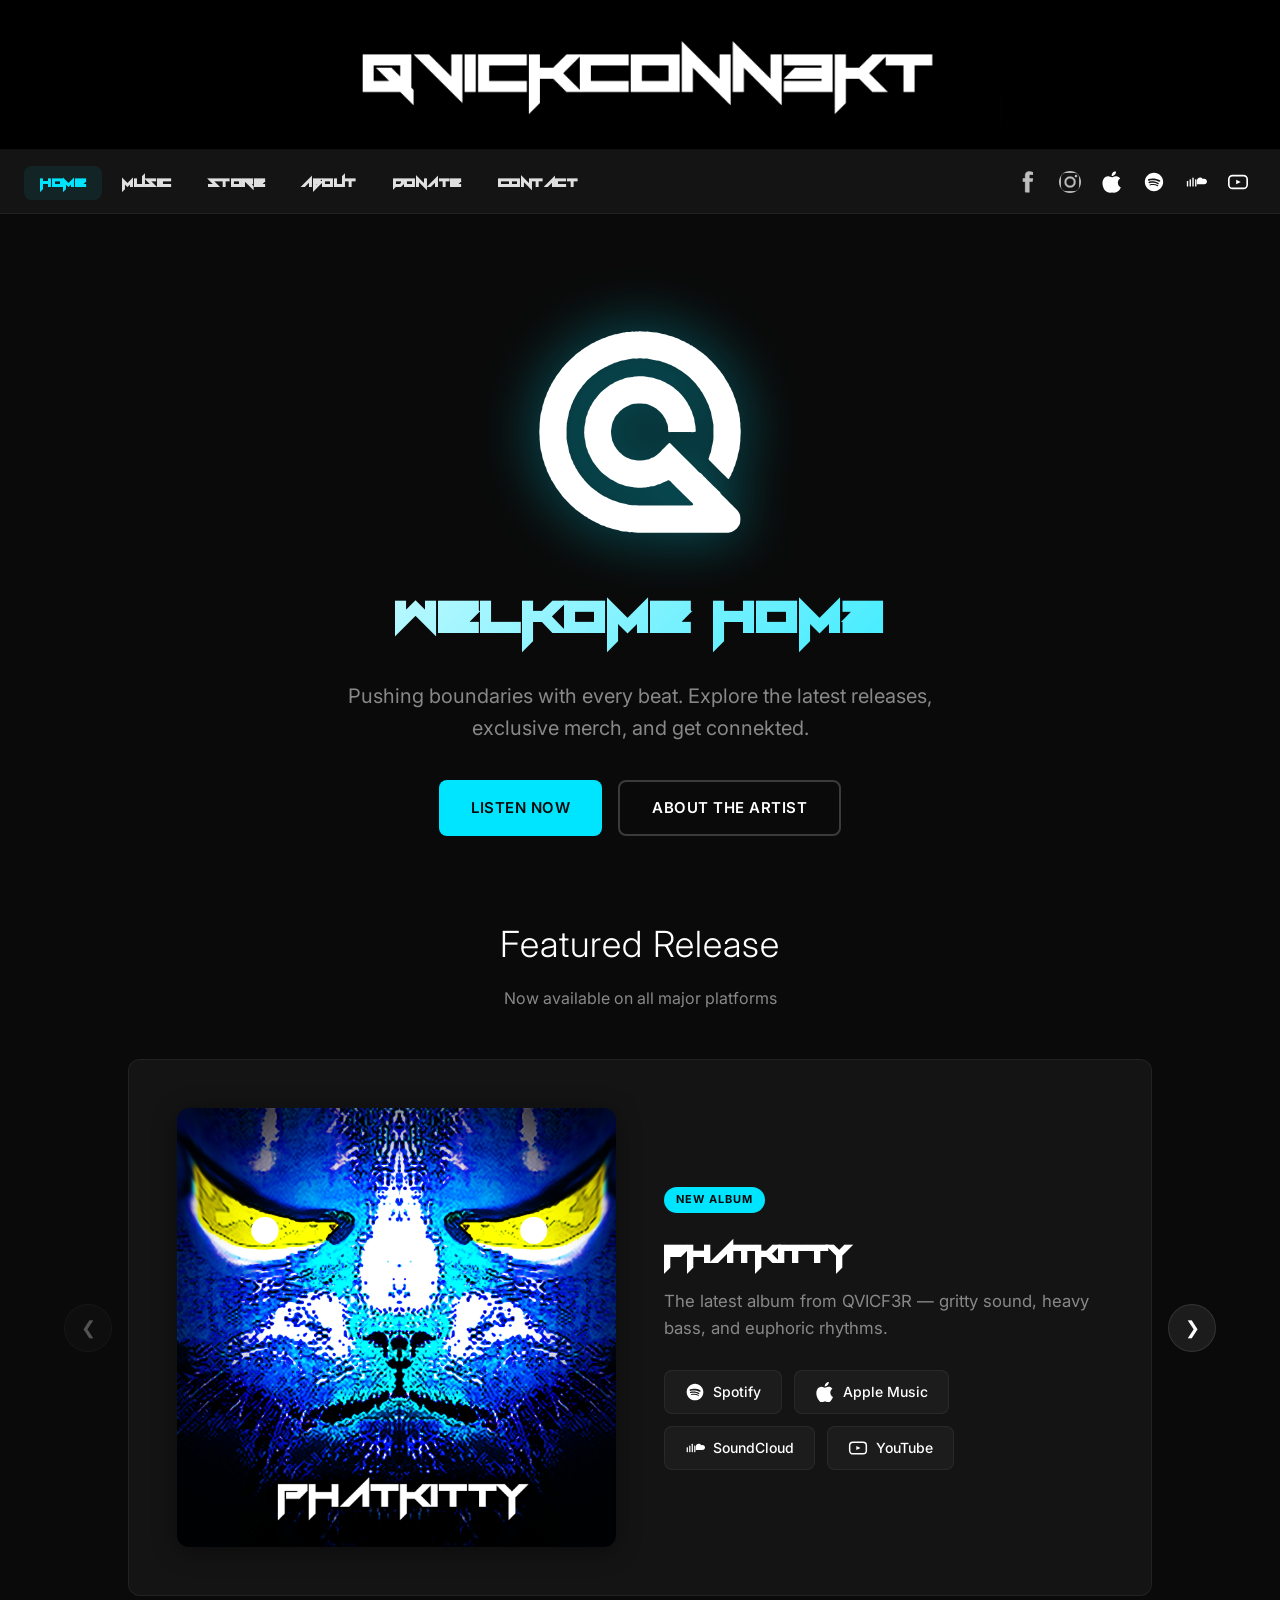
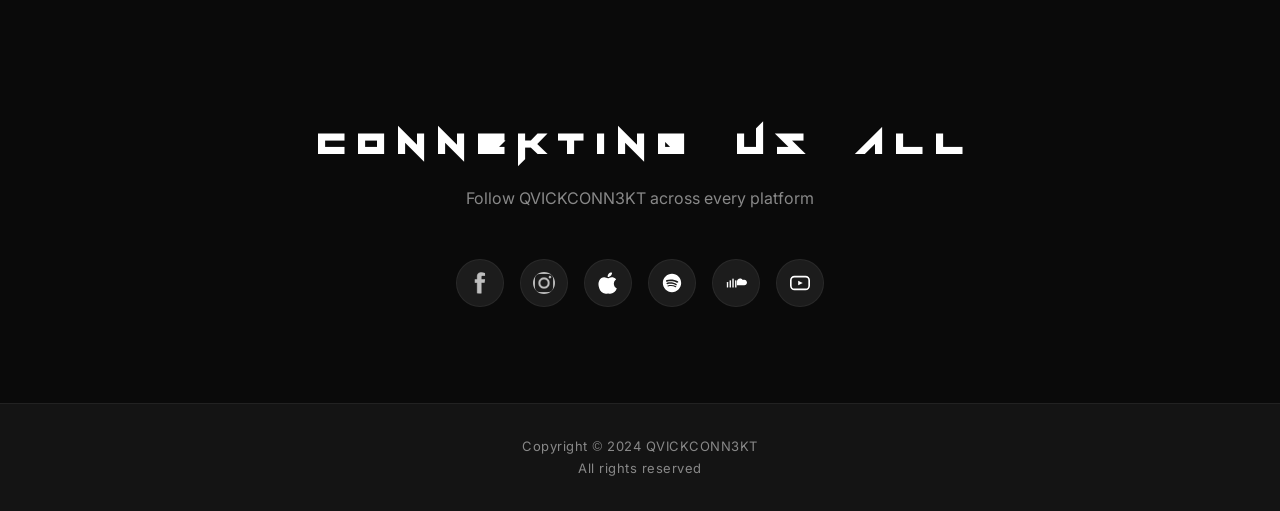
<file: index.html>
<!DOCTYPE html>
<html lang="en">
<head>
    <title>QVICKCONN3KT — EDM Artist</title>
    <meta charset="utf-8">
    <meta name="viewport" content="width=device-width, initial-scale=1.0" />
    <meta name="description" content="QVICKCONN3KT — Electronic dance music artist. Listen to the latest releases, shop merch, and connekt." />
    <link rel="stylesheet" href="styles.css">
    <link rel="icon" href="assets/logos/white_qc_small.png" type="image/png">
    <link rel="preconnect" href="https://fonts.googleapis.com">
    <link href="https://fonts.googleapis.com/css2?family=Inter:wght@400;500;600;700&display=swap" rel="stylesheet">
  <meta property="og:image" content="https://bolt.new/static/og_default.png">
    <meta name="twitter:card" content="summary_large_image">
    <meta name="twitter:image" content="https://bolt.new/static/og_default.png">
</head>
<body>
    <div class="divtop">
        <a href="index.html"><img src="assets/logos/QUICKCONNEKT using font WHITE_banner.png" alt="QVICKCONN3KT" class="header-banner"></a>
    </div>

<nav class="navbar">
  <ul class="nav-left">
    <li><a href="index.html" class="active">Home</a></li>
    <li><a href="music.html">Music</a></li>
    <li><a href="products.html">Store</a></li>
    <li><a href="about.html">About</a></li>
    <li><a href="donate.html">Donate</a></li>
    <li><a href="contact.html">Contact</a></li>
  </ul>
  <ul class="nav-right">
    <li><a href="https://www.facebook.com/profile.php?id=61558457154444" target="_blank" rel="noopener"><img src="assets/icons/facebookIcon.png" alt="Facebook"></a></li>
    <li><a href="https://www.instagram.com/quickconnekt/?hl=en" target="_blank" rel="noopener"><img src="assets/icons/instagramIcon.png" alt="Instagram"></a></li>
    <li><a href="https://music.apple.com/us/artist/quickconnekt/1852442297" target="_blank" rel="noopener"><img src="assets/icons/apple.svg" alt="Apple Music"></a></li>
    <li><a href="https://open.spotify.com/artist/7BhhKYyqHJSTlQUpewbyjT" target="_blank" rel="noopener"><img src="assets/icons/spotify-icon.svg" alt="Spotify"></a></li>
    <li><a href="https://soundcloud.com/qvcif3r" target="_blank" rel="noopener"><img src="assets/icons/soundcloud-icon.svg" alt="Soundcloud"></a></li>
    <li><a href="https://youtube.com/" target="_blank" rel="noopener"><img src="assets/icons/youtube-icon.svg" alt="Youtube"></a></li>
  </ul>
</nav>

<main>
  <section class="hero">
    <img src="QCWHITENOBACKGROUNDTURNTOANSVG.svg" alt="QVICKCONN3KT" class="hero-logo">
    <h1>WELKOME HOM3</h1>
    <p>Pushing boundaries with every beat. Explore the latest releases, exclusive merch, and get connekted.</p>
    <div class="hero-cta">
      <a href="music.html" class="btn btn-primary">Listen Now</a>
      <a href="about.html" class="btn btn-outline">About the Artist</a>
    </div>
  </section>

  <section>
    <h2 class="section-title featured-title" id="album-section-title">Featured Release</h2>
    <p class="section-subtitle" id="album-section-subtitle">Now available on all major platforms</p>

    <div class="album-carousel">
      <button class="album-arrow album-arrow-prev" id="album-prev" aria-label="Previous album">&#10094;</button>
      <div class="album-slides">
        <div class="album-slide active" data-album="phatkitty">
          <div class="featured-release">
            <img src="assets/covers/PhatKitty Album CoverDONE.png" alt="PHATKITTY Album Cover" class="featured-cover">
            <div class="featured-info">
              <span class="label">New Album</span>
              <h2>PHATKITTY</h2>
              <p>The latest album from QVICF3R — gritty sound, heavy bass, and euphoric rhythms.</p>
              <div class="platform-links">
                <a href="https://open.spotify.com/artist/7BhhKYyqHJSTlQUpewbyjT" target="_blank" rel="noopener" class="platform-link">
                  <img src="assets/icons/spotify-icon.svg" alt="Spotify"> Spotify
                </a>
                <a href="https://music.apple.com/us/artist/quickconnekt/1852442297" target="_blank" rel="noopener" class="platform-link">
                  <img src="assets/icons/apple.svg" alt="Apple Music"> Apple Music
                </a>
                <a href="https://soundcloud.com/qvcif3r" target="_blank" rel="noopener" class="platform-link">
                  <img src="assets/icons/soundcloud-icon.svg" alt="SoundCloud"> SoundCloud
                </a>
                <a href="https://youtube.com/" target="_blank" rel="noopener" class="platform-link">
                  <img src="assets/icons/youtube-icon.svg" alt="YouTube"> YouTube
                </a>
              </div>
            </div>
          </div>
        </div>

        <div class="album-slide" data-album="deadpilot">
          <div class="featured-release">
            <img src="assets/covers/DEADPILOT_ALBUMCOVER.png" alt="Dead Pilot Album Cover" class="featured-cover">
            <div class="featured-info">
              <h2>DEAD PILOT</h2>
              <p>QVCIFER's debut album — a retro-inspired techno journey that pulls you straight into the underground. Analog warmth, pulsing rhythms, and vintage synths collide for a sound that's equal parts nostalgia and forward thrust.</p>
              <div class="platform-links">
                <a href="https://open.spotify.com/artist/7BhhKYyqHJSTlQUpewbyjT" target="_blank" rel="noopener" class="platform-link">
                  <img src="assets/icons/spotify-icon.svg" alt="Spotify"> Spotify
                </a>
                <a href="https://music.apple.com/us/artist/quickconnekt/1852442297" target="_blank" rel="noopener" class="platform-link">
                  <img src="assets/icons/apple.svg" alt="Apple Music"> Apple Music
                </a>
                <a href="https://soundcloud.com/qvcif3r" target="_blank" rel="noopener" class="platform-link">
                  <img src="assets/icons/soundcloud-icon.svg" alt="SoundCloud"> SoundCloud
                </a>
                <a href="https://youtube.com/" target="_blank" rel="noopener" class="platform-link">
                  <img src="assets/icons/youtube-icon.svg" alt="YouTube"> YouTube
                </a>
              </div>
            </div>
          </div>
        </div>
      </div>
      <button class="album-arrow album-arrow-next" id="album-next" aria-label="Next album">&#10095;</button>
    </div>
  </section>

  <section>
    <h2 class="section-title social-section-title">C O N N E K T I N G&nbsp;&nbsp;&nbsp;&nbsp;U S&nbsp;&nbsp;&nbsp;&nbsp;A L L</h2>
    <p class="section-subtitle">Follow QVICKCONN3KT across every platform</p>
    <div class="social-bar">
      <a href="https://www.facebook.com/profile.php?id=61558457154444" target="_blank" rel="noopener"><img src="assets/icons/facebookIcon.png" alt="Facebook"></a>
      <a href="https://www.instagram.com/quickconnekt/?hl=en" target="_blank" rel="noopener"><img src="assets/icons/instagramIcon.png" alt="Instagram"></a>
      <a href="https://music.apple.com/us/artist/quickconnekt/1852442297" target="_blank" rel="noopener"><img src="assets/icons/apple.svg" alt="Apple Music"></a>
      <a href="https://open.spotify.com/artist/7BhhKYyqHJSTlQUpewbyjT" target="_blank" rel="noopener"><img src="assets/icons/spotify-icon.svg" alt="Spotify"></a>
      <a href="https://soundcloud.com/qvcif3r" target="_blank" rel="noopener"><img src="assets/icons/soundcloud-icon.svg" alt="SoundCloud"></a>
      <a href="https://youtube.com/" target="_blank" rel="noopener"><img src="assets/icons/youtube-icon.svg" alt="YouTube"></a>
    </div>
  </section>
</main>

<footer>
  <p>Copyright <span style="font-family: 'Calibri', sans-serif;">&copy;</span> 2024 QVICKCONN3KT<br>All rights reserved</p>
</footer>
<script>
(function() {
  var slides = document.querySelectorAll('.album-slide');
  var prevBtn = document.getElementById('album-prev');
  var nextBtn = document.getElementById('album-next');
  var titleEl = document.getElementById('album-section-title');
  var subtitleEl = document.getElementById('album-section-subtitle');
  var current = 0;

  function showSlide(index) {
    slides.forEach(function(slide, i) {
      slide.classList.toggle('active', i === index);
    });
    prevBtn.style.opacity = index === 0 ? '0.3' : '1';
    nextBtn.style.opacity = index === slides.length - 1 ? '0.3' : '1';
    if (index === 0) {
      titleEl.textContent = 'Featured Release';
      subtitleEl.textContent = 'Now available on all major platforms';
    } else {
      titleEl.textContent = 'Past Release';
      subtitleEl.textContent = 'Available now on all major streaming platforms';
    }
  }

  prevBtn.addEventListener('click', function() {
    if (current > 0) {
      current--;
      showSlide(current);
    }
  });

  nextBtn.addEventListener('click', function() {
    if (current < slides.length - 1) {
      current++;
      showSlide(current);
    }
  });

  showSlide(current);
})();
</script>
</body>
</html>
</file>
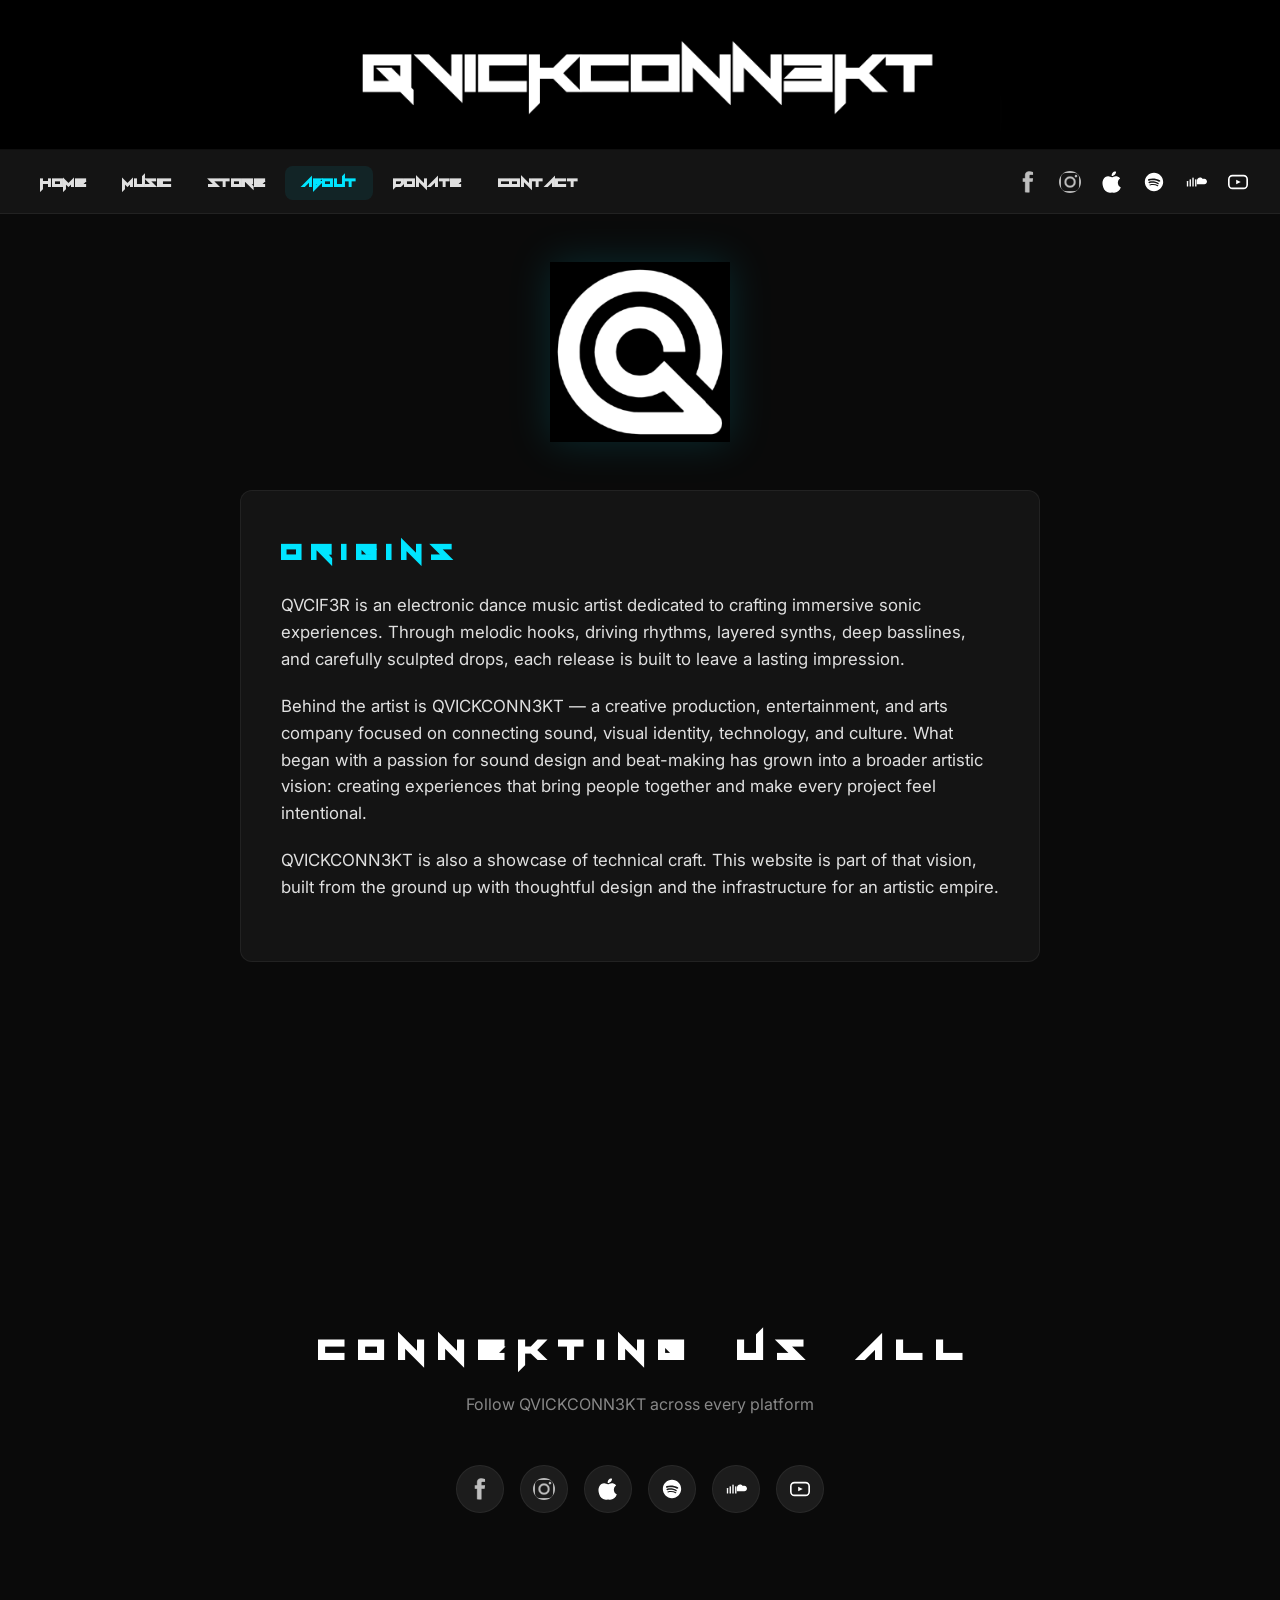
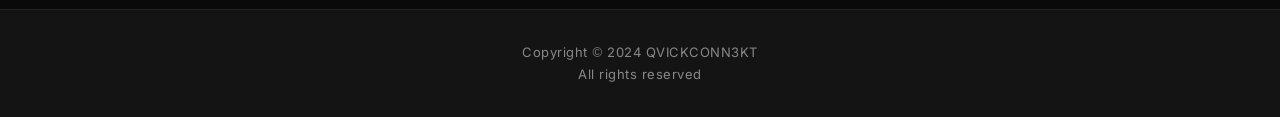
<file: about.html>
<!DOCTYPE html>
<html lang="en">
<head>
    <title>QVICKCONN3KT — About</title>
    <meta charset="utf-8">
    <meta name="viewport" content="width=device-width, initial-scale=1.0" />
    <meta name="description" content="The story behind QVICKCONN3KT — an electronic dance music artist pushing creative boundaries." />
    <link rel="stylesheet" href="styles.css">
    <link rel="icon" href="assets/logos/white_qc_small.png" type="image/png">
    <link rel="preconnect" href="https://fonts.googleapis.com">
    <link href="https://fonts.googleapis.com/css2?family=Inter:wght@400;500;600;700&display=swap" rel="stylesheet">
</head>
<body>
    <div class="divtop">
        <a href="index.html"><img src="assets/logos/QUICKCONNEKT using font WHITE_banner.png" alt="QVICKCONN3KT" class="header-banner"></a>
    </div>

<nav class="navbar">
  <ul class="nav-left">
    <li><a href="index.html">Home</a></li>
    <li><a href="music.html">Music</a></li>
    <li><a href="products.html">Store</a></li>
    <li><a href="about.html" class="active">About</a></li>
    <li><a href="donate.html">Donate</a></li>
    <li><a href="contact.html">Contact</a></li>
  </ul>
  <ul class="nav-right">
    <li><a href="https://www.facebook.com/profile.php?id=61558457154444" target="_blank" rel="noopener"><img src="assets/icons/facebookIcon.png" alt="Facebook"></a></li>
    <li><a href="https://www.instagram.com/quickconnekt/?hl=en" target="_blank" rel="noopener"><img src="assets/icons/instagramIcon.png" alt="Instagram"></a></li>
    <li><a href="https://music.apple.com/us/artist/quickconnekt/1852442297" target="_blank" rel="noopener"><img src="assets/icons/apple.svg" alt="Apple Music"></a></li>
    <li><a href="https://open.spotify.com/artist/7BhhKYyqHJSTlQUpewbyjT" target="_blank" rel="noopener"><img src="assets/icons/spotify-icon.svg" alt="Spotify"></a></li>
    <li><a href="https://soundcloud.com/qvcif3r" target="_blank" rel="noopener"><img src="assets/icons/soundcloud-icon.svg" alt="Soundcloud"></a></li>
    <li><a href="https://youtube.com/" target="_blank" rel="noopener"><img src="assets/icons/youtube-icon.svg" alt="Youtube"></a></li>
  </ul>
</nav>

<main>
  <div class="about-content">
    <div class="about-hero">
      <img src="assets/logos/white_qc_big.png" alt="QVICKCONN3KT">
    </div>

    <div class="about-text">
      <h2>O R I G I N S</h2>
      <p>QVCIF3R is an electronic dance music artist dedicated to crafting immersive sonic experiences. Through melodic hooks, driving rhythms, layered synths, deep basslines, and carefully sculpted drops, each release is built to leave a lasting impression.</p>
      <p>Behind the artist is QVICKCONN3KT — a creative production, entertainment, and arts company focused on connecting sound, visual identity, technology, and culture. What began with a passion for sound design and beat-making has grown into a broader artistic vision: creating experiences that bring people together and make every project feel intentional.</p>
      <p>QVICKCONN3KT is also a showcase of technical craft. This website is part of that vision, built from the ground up with thoughtful design and the infrastructure for an artistic empire.</p>
    </div>

  </div>

  <h2 class="section-title social-section-title large-gap">C O N N E K T I N G&nbsp;&nbsp;&nbsp;&nbsp;U S&nbsp;&nbsp;&nbsp;&nbsp;A L L</h2>
  <p class="section-subtitle">Follow QVICKCONN3KT across every platform</p>
  <div class="social-bar">
    <a href="https://www.facebook.com/profile.php?id=61558457154444" target="_blank" rel="noopener"><img src="assets/icons/facebookIcon.png" alt="Facebook"></a>
    <a href="https://www.instagram.com/quickconnekt/?hl=en" target="_blank" rel="noopener"><img src="assets/icons/instagramIcon.png" alt="Instagram"></a>
    <a href="https://music.apple.com/us/artist/quickconnekt/1852442297" target="_blank" rel="noopener"><img src="assets/icons/apple.svg" alt="Apple Music"></a>
    <a href="https://open.spotify.com/artist/7BhhKYyqHJSTlQUpewbyjT" target="_blank" rel="noopener"><img src="assets/icons/spotify-icon.svg" alt="Spotify"></a>
    <a href="https://soundcloud.com/qvcif3r" target="_blank" rel="noopener"><img src="assets/icons/soundcloud-icon.svg" alt="SoundCloud"></a>
    <a href="https://youtube.com/" target="_blank" rel="noopener"><img src="assets/icons/youtube-icon.svg" alt="YouTube"></a>
  </div>
</main>

<footer>
  <p>Copyright <span style="font-family: 'Calibri', sans-serif;">&copy;</span> 2024 QVICKCONN3KT<br>All rights reserved</p>
</footer>
</body>
</html>
</file>
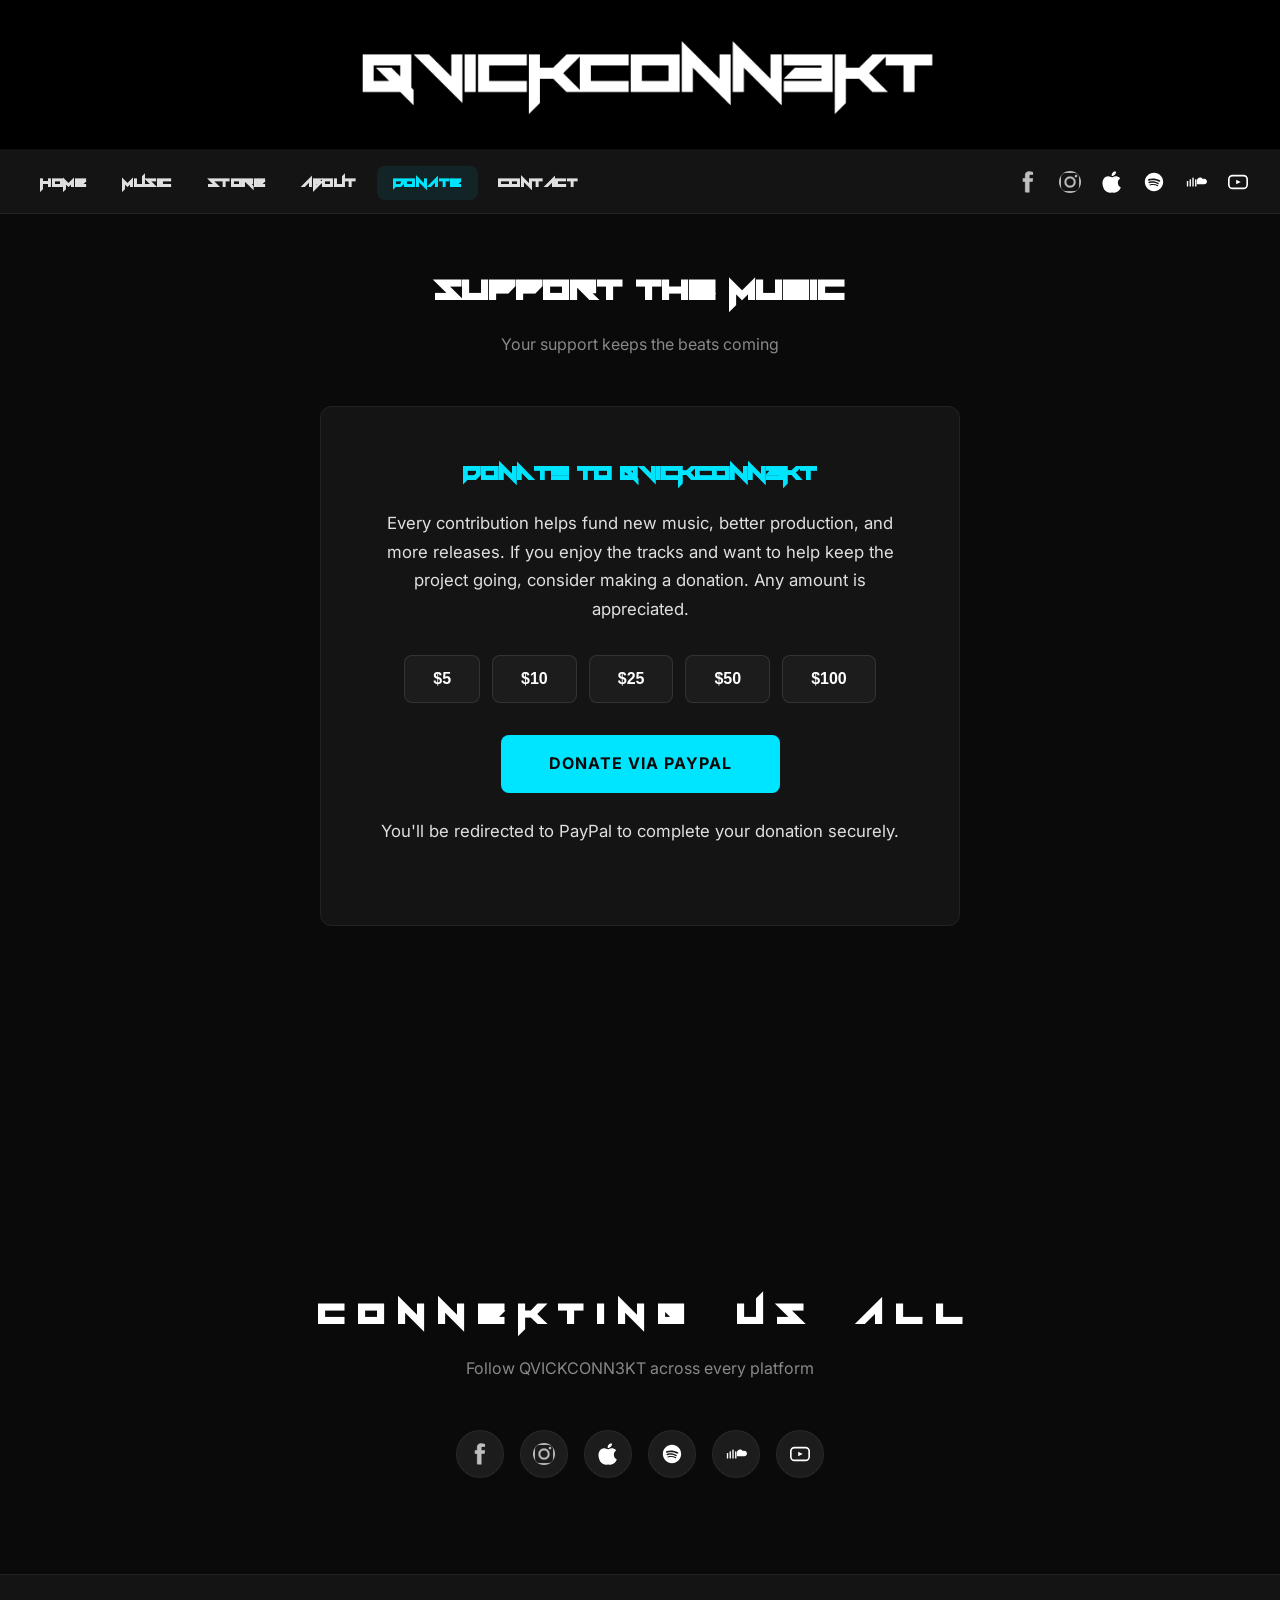
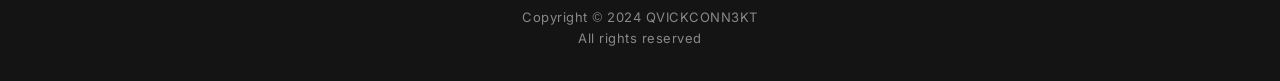
<file: donate.html>
<!DOCTYPE html>
<html lang="en">
<head>
    <title>QVICKCONN3KT — Donate</title>
    <meta charset="utf-8">
    <meta name="viewport" content="width=device-width, initial-scale=1.0" />
    <meta name="description" content="Support QVICKCONN3KT by making a donation via PayPal." />
    <link rel="stylesheet" href="styles.css">
    <link rel="icon" href="assets/logos/white_qc_small.png" type="image/png">
    <link rel="preconnect" href="https://fonts.googleapis.com">
    <link href="https://fonts.googleapis.com/css2?family=Inter:wght@400;500;600;700&display=swap" rel="stylesheet">
</head>
<body>
    <div class="divtop">
        <a href="index.html"><img src="assets/logos/QUICKCONNEKT using font WHITE_banner.png" alt="QVICKCONN3KT" class="header-banner"></a>
    </div>

<nav class="navbar">
  <ul class="nav-left">
    <li><a href="index.html">Home</a></li>
    <li><a href="music.html">Music</a></li>
    <li><a href="products.html">Store</a></li>
    <li><a href="about.html">About</a></li>
    <li><a href="donate.html" class="active">Donate</a></li>
    <li><a href="contact.html">Contact</a></li>
  </ul>
  <ul class="nav-right">
    <li><a href="https://www.facebook.com/profile.php?id=61558457154444" target="_blank" rel="noopener"><img src="assets/icons/facebookIcon.png" alt="Facebook"></a></li>
    <li><a href="https://www.instagram.com/quickconnekt/?hl=en" target="_blank" rel="noopener"><img src="assets/icons/instagramIcon.png" alt="Instagram"></a></li>
    <li><a href="https://music.apple.com/us/artist/quickconnekt/1852442297" target="_blank" rel="noopener"><img src="assets/icons/apple.svg" alt="Apple Music"></a></li>
    <li><a href="https://open.spotify.com/artist/7BhhKYyqHJSTlQUpewbyjT" target="_blank" rel="noopener"><img src="assets/icons/spotify-icon.svg" alt="Spotify"></a></li>
    <li><a href="https://soundcloud.com/qvcif3r" target="_blank" rel="noopener"><img src="assets/icons/soundcloud-icon.svg" alt="Soundcloud"></a></li>
    <li><a href="https://youtube.com/" target="_blank" rel="noopener"><img src="assets/icons/youtube-icon.svg" alt="Youtube"></a></li>
  </ul>
</nav>

<main>
  <div class="donate-wrapper">
    <h2 class="section-title">Support the Music</h2>
    <p class="section-subtitle">Your support keeps the beats coming</p>

    <div class="donate-card">
      <h3>Donate to QVICKCONN3KT</h3>
      <p>Every contribution helps fund new music, better production, and more releases. If you enjoy the tracks and want to help keep the project going, consider making a donation. Any amount is appreciated.</p>

      <div class="donate-amounts">
        <button class="donate-amount" data-amount="5">$5</button>
        <button class="donate-amount" data-amount="10">$10</button>
        <button class="donate-amount" data-amount="25">$25</button>
        <button class="donate-amount" data-amount="50">$50</button>
        <button class="donate-amount" data-amount="100">$100</button>
      </div>

      <a href="https://www.paypal.biz/qvickconn3kt" target="_blank" rel="noopener" class="donate-btn" id="donate-link">Donate via PayPal</a>

      <p class="donate-note">You'll be redirected to PayPal to complete your donation securely.</p>
    </div>
  </div>

  <h2 class="section-title social-section-title large-gap">C O N N E K T I N G&nbsp;&nbsp;&nbsp;&nbsp;U S&nbsp;&nbsp;&nbsp;&nbsp;A L L</h2>
  <p class="section-subtitle">Follow QVICKCONN3KT across every platform</p>
  <div class="social-bar">
    <a href="https://www.facebook.com/profile.php?id=61558457154444" target="_blank" rel="noopener"><img src="assets/icons/facebookIcon.png" alt="Facebook"></a>
    <a href="https://www.instagram.com/quickconnekt/?hl=en" target="_blank" rel="noopener"><img src="assets/icons/instagramIcon.png" alt="Instagram"></a>
    <a href="https://music.apple.com/us/artist/quickconnekt/1852442297" target="_blank" rel="noopener"><img src="assets/icons/apple.svg" alt="Apple Music"></a>
    <a href="https://open.spotify.com/artist/7BhhKYyqHJSTlQUpewbyjT" target="_blank" rel="noopener"><img src="assets/icons/spotify-icon.svg" alt="Spotify"></a>
    <a href="https://soundcloud.com/qvcif3r" target="_blank" rel="noopener"><img src="assets/icons/soundcloud-icon.svg" alt="SoundCloud"></a>
    <a href="https://youtube.com/" target="_blank" rel="noopener"><img src="assets/icons/youtube-icon.svg" alt="YouTube"></a>
  </div>
</main>

<footer>
  <p>Copyright <span style="font-family: 'Calibri', sans-serif;">&copy;</span> 2024 QVICKCONN3KT<br>All rights reserved</p>
</footer>

<script>
document.querySelectorAll('.donate-amount').forEach(function(btn) {
  btn.addEventListener('click', function() {
    document.querySelectorAll('.donate-amount').forEach(function(b) {
      b.classList.remove('selected');
    });
    btn.classList.add('selected');
    var amount = btn.getAttribute('data-amount');
    var link = document.getElementById('donate-link');
    link.href = 'https://www.paypal.biz/qvickconn3kt?amount=' + amount;
  });
});
</script>
</body>
</html>
</file>
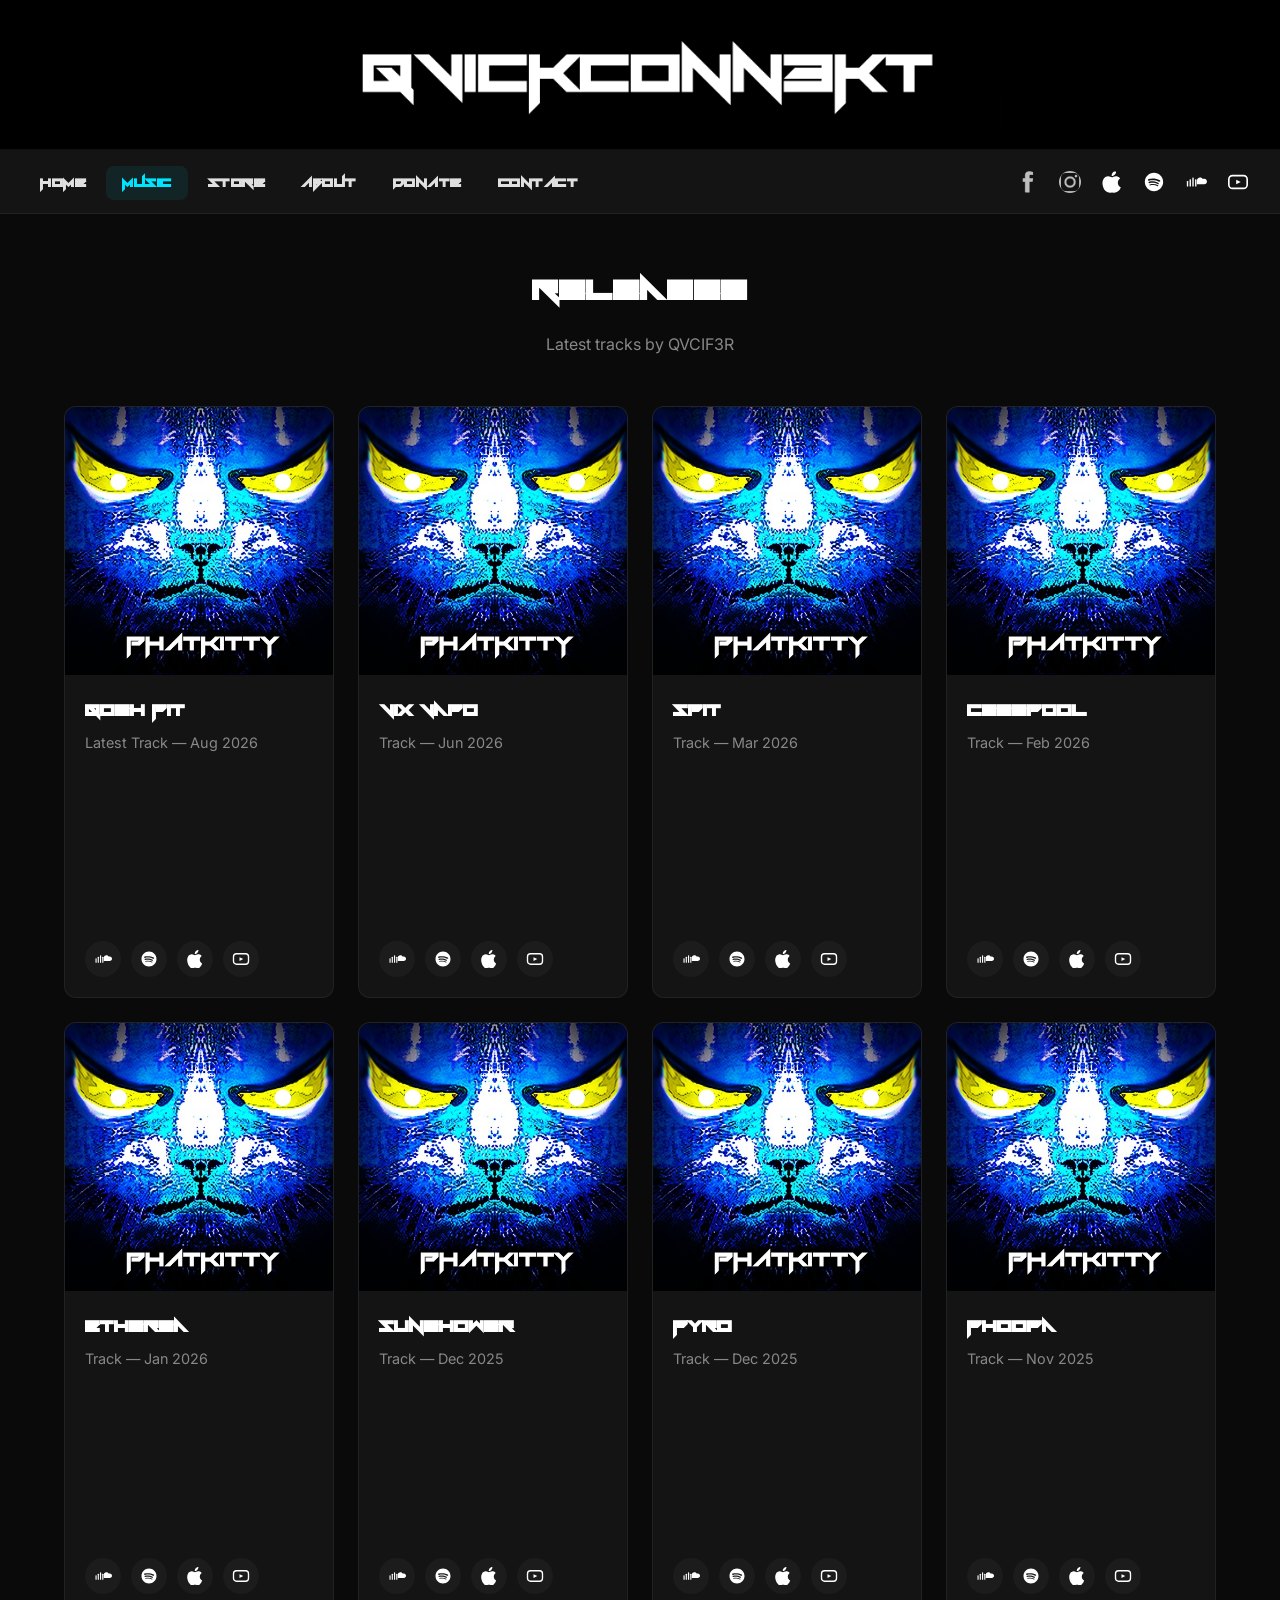
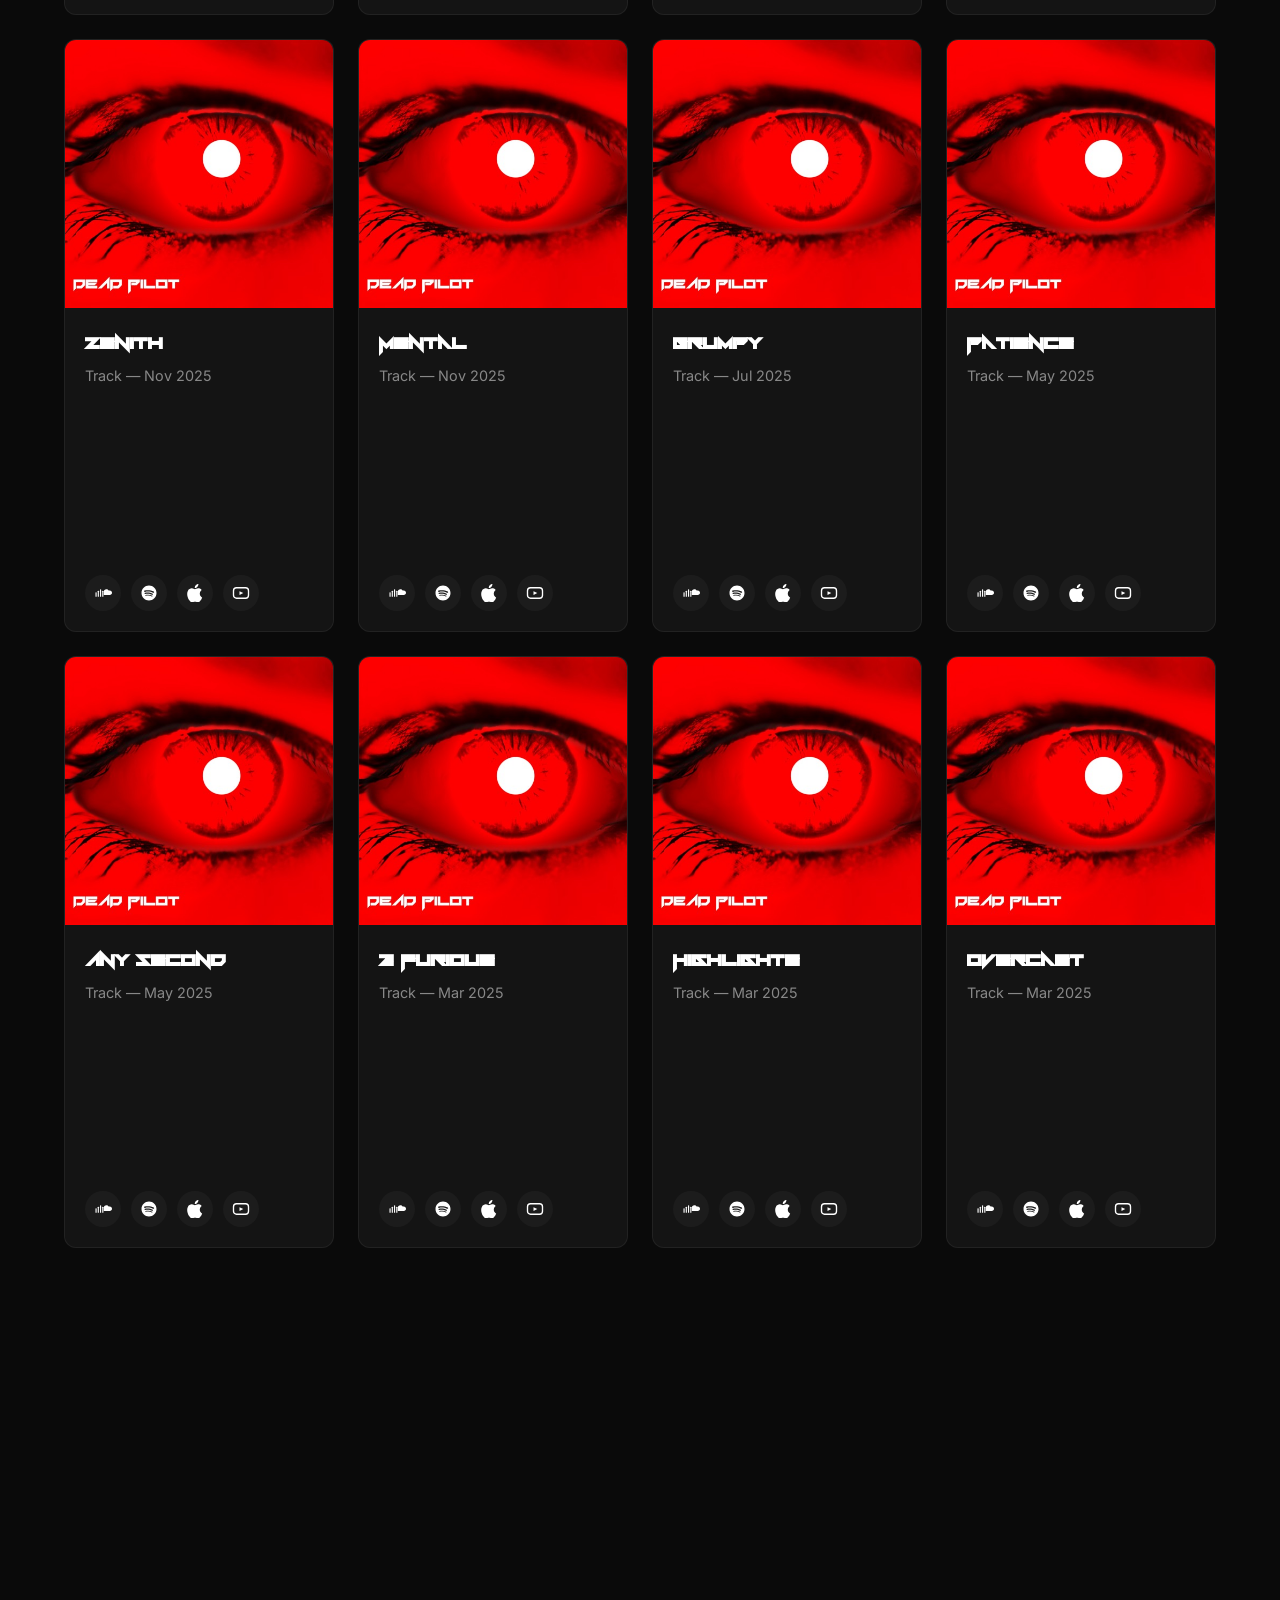
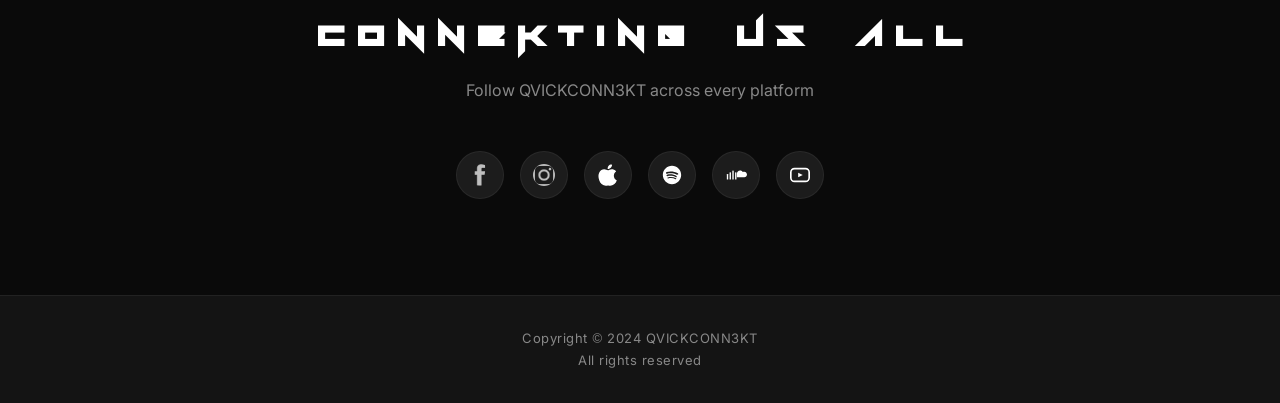
<file: music.html>
<!DOCTYPE html>
<html lang="en">
<head>
    <title>QVICKCONN3KT — Music</title>
    <meta charset="utf-8">
    <meta name="viewport" content="width=device-width, initial-scale=1.0" />
    <meta name="description" content="Listen to QVICKCONN3KT's latest EDM tracks and releases across all platforms." />
    <link rel="stylesheet" href="styles.css">
    <link rel="icon" href="assets/logos/white_qc_small.png" type="image/png">
    <link rel="preconnect" href="https://fonts.googleapis.com">
    <link href="https://fonts.googleapis.com/css2?family=Inter:wght@400;500;600;700&display=swap" rel="stylesheet">
</head>
<body>
    <div class="divtop">
        <a href="index.html"><img src="assets/logos/QUICKCONNEKT using font WHITE_banner.png" alt="QVICKCONN3KT" class="header-banner"></a>
    </div>

<nav class="navbar">
  <ul class="nav-left">
    <li><a href="index.html">Home</a></li>
    <li><a href="music.html" class="active">Music</a></li>
    <li><a href="products.html">Store</a></li>
    <li><a href="about.html">About</a></li>
    <li><a href="donate.html">Donate</a></li>
    <li><a href="contact.html">Contact</a></li>
  </ul>
  <ul class="nav-right">
    <li><a href="https://www.facebook.com/profile.php?id=61558457154444" target="_blank" rel="noopener"><img src="assets/icons/facebookIcon.png" alt="Facebook"></a></li>
    <li><a href="https://www.instagram.com/quickconnekt/?hl=en" target="_blank" rel="noopener"><img src="assets/icons/instagramIcon.png" alt="Instagram"></a></li>
    <li><a href="https://music.apple.com/us/artist/quickconnekt/1852442297" target="_blank" rel="noopener"><img src="assets/icons/apple.svg" alt="Apple Music"></a></li>
    <li><a href="https://open.spotify.com/artist/7BhhKYyqHJSTlQUpewbyjT" target="_blank" rel="noopener"><img src="assets/icons/spotify-icon.svg" alt="Spotify"></a></li>
    <li><a href="https://soundcloud.com/qvcif3r" target="_blank" rel="noopener"><img src="assets/icons/soundcloud-icon.svg" alt="Soundcloud"></a></li>
    <li><a href="https://youtube.com/" target="_blank" rel="noopener"><img src="assets/icons/youtube-icon.svg" alt="Youtube"></a></li>
  </ul>
</nav>

<main>
  <h2 class="section-title">Releases</h2>
  <p class="section-subtitle">Latest tracks by QVCIF3R</p>

  <div class="music-grid">
    <div class="track-card">
      <img src="assets/covers/artwork_qvcif3r_1.jpg" alt="Qosh Pit" class="track-cover">
      <div class="track-body">
        <h3>Qosh Pit</h3>
        <p class="track-meta">Latest Track — Aug 2026</p>
        <iframe class="track-player" src="https://w.soundcloud.com/player/?url=https%3A//soundcloud.com/qvcif3r/qosh-pit&color=%2300e5ff&auto_play=false&hide_related=true&show_comments=false&show_user=true&show_reposts=false&show_teaser=false" loading="lazy" allow="autoplay; clipboard-write; encrypted-media; fullscreen; picture-in-picture"></iframe>
        <div class="track-platforms">
          <a href="https://soundcloud.com/qvcif3r/qosh-pit" target="_blank" rel="noopener"><img src="assets/icons/soundcloud-icon.svg" alt="SoundCloud"></a>
          <a href="https://open.spotify.com/artist/7BhhKYyqHJSTlQUpewbyjT" target="_blank" rel="noopener"><img src="assets/icons/spotify-icon.svg" alt="Spotify"></a>
          <a href="https://music.apple.com/us/artist/quickconnekt/1852442297" target="_blank" rel="noopener"><img src="assets/icons/apple.svg" alt="Apple Music"></a>
          <a href="https://youtube.com/" target="_blank" rel="noopener"><img src="assets/icons/youtube-icon.svg" alt="YouTube"></a>
        </div>
      </div>
    </div>

    <div class="track-card">
      <img src="assets/covers/artwork_qvcif3r_1.jpg" alt="Vix Vapo" class="track-cover">
      <div class="track-body">
        <h3>Vix Vapo</h3>
        <p class="track-meta">Track — Jun 2026</p>
        <iframe class="track-player" src="https://w.soundcloud.com/player/?url=https%3A//soundcloud.com/qvcif3r/vix-vapo&color=%2300e5ff&auto_play=false&hide_related=true&show_comments=false&show_user=true&show_reposts=false&show_teaser=false" loading="lazy" allow="autoplay; clipboard-write; encrypted-media; fullscreen; picture-in-picture"></iframe>
        <div class="track-platforms">
          <a href="https://soundcloud.com/qvcif3r/vix-vapo" target="_blank" rel="noopener"><img src="assets/icons/soundcloud-icon.svg" alt="SoundCloud"></a>
          <a href="https://open.spotify.com/artist/7BhhKYyqHJSTlQUpewbyjT" target="_blank" rel="noopener"><img src="assets/icons/spotify-icon.svg" alt="Spotify"></a>
          <a href="https://music.apple.com/us/artist/quickconnekt/1852442297" target="_blank" rel="noopener"><img src="assets/icons/apple.svg" alt="Apple Music"></a>
          <a href="https://youtube.com/" target="_blank" rel="noopener"><img src="assets/icons/youtube-icon.svg" alt="YouTube"></a>
        </div>
      </div>
    </div>

    <div class="track-card">
      <img src="assets/covers/artwork_qvcif3r_1.jpg" alt="Spit" class="track-cover">
      <div class="track-body">
        <h3>Spit</h3>
        <p class="track-meta">Track — Mar 2026</p>
        <iframe class="track-player" src="https://w.soundcloud.com/player/?url=https%3A//soundcloud.com/qvcif3r/spit&color=%2300e5ff&auto_play=false&hide_related=true&show_comments=false&show_user=true&show_reposts=false&show_teaser=false" loading="lazy" allow="autoplay; clipboard-write; encrypted-media; fullscreen; picture-in-picture"></iframe>
        <div class="track-platforms">
          <a href="https://soundcloud.com/qvcif3r/spit" target="_blank" rel="noopener"><img src="assets/icons/soundcloud-icon.svg" alt="SoundCloud"></a>
          <a href="https://open.spotify.com/artist/7BhhKYyqHJSTlQUpewbyjT" target="_blank" rel="noopener"><img src="assets/icons/spotify-icon.svg" alt="Spotify"></a>
          <a href="https://music.apple.com/us/artist/quickconnekt/1852442297" target="_blank" rel="noopener"><img src="assets/icons/apple.svg" alt="Apple Music"></a>
          <a href="https://youtube.com/" target="_blank" rel="noopener"><img src="assets/icons/youtube-icon.svg" alt="YouTube"></a>
        </div>
      </div>
    </div>

    <div class="track-card">
      <img src="assets/covers/artwork_qvcif3r_1.jpg" alt="Cesspool" class="track-cover">
      <div class="track-body">
        <h3>Cesspool</h3>
        <p class="track-meta">Track — Feb 2026</p>
        <iframe class="track-player" src="https://w.soundcloud.com/player/?url=https%3A//soundcloud.com/qvcif3r/cesspool&color=%2300e5ff&auto_play=false&hide_related=true&show_comments=false&show_user=true&show_reposts=false&show_teaser=false" loading="lazy" allow="autoplay; clipboard-write; encrypted-media; fullscreen; picture-in-picture"></iframe>
        <div class="track-platforms">
          <a href="https://soundcloud.com/qvcif3r/cesspool" target="_blank" rel="noopener"><img src="assets/icons/soundcloud-icon.svg" alt="SoundCloud"></a>
          <a href="https://open.spotify.com/artist/7BhhKYyqHJSTlQUpewbyjT" target="_blank" rel="noopener"><img src="assets/icons/spotify-icon.svg" alt="Spotify"></a>
          <a href="https://music.apple.com/us/artist/quickconnekt/1852442297" target="_blank" rel="noopener"><img src="assets/icons/apple.svg" alt="Apple Music"></a>
          <a href="https://youtube.com/" target="_blank" rel="noopener"><img src="assets/icons/youtube-icon.svg" alt="YouTube"></a>
        </div>
      </div>
    </div>

    <div class="track-card">
      <img src="assets/covers/artwork_qvcif3r_1.jpg" alt="Etherea" class="track-cover">
      <div class="track-body">
        <h3>Etherea</h3>
        <p class="track-meta">Track — Jan 2026</p>
        <iframe class="track-player" src="https://w.soundcloud.com/player/?url=https%3A//soundcloud.com/qvcif3r/etherea&color=%2300e5ff&auto_play=false&hide_related=true&show_comments=false&show_user=true&show_reposts=false&show_teaser=false" loading="lazy" allow="autoplay; clipboard-write; encrypted-media; fullscreen; picture-in-picture"></iframe>
        <div class="track-platforms">
          <a href="https://soundcloud.com/qvcif3r/etherea" target="_blank" rel="noopener"><img src="assets/icons/soundcloud-icon.svg" alt="SoundCloud"></a>
          <a href="https://open.spotify.com/artist/7BhhKYyqHJSTlQUpewbyjT" target="_blank" rel="noopener"><img src="assets/icons/spotify-icon.svg" alt="Spotify"></a>
          <a href="https://music.apple.com/us/artist/quickconnekt/1852442297" target="_blank" rel="noopener"><img src="assets/icons/apple.svg" alt="Apple Music"></a>
          <a href="https://youtube.com/" target="_blank" rel="noopener"><img src="assets/icons/youtube-icon.svg" alt="YouTube"></a>
        </div>
      </div>
    </div>

    <div class="track-card">
      <img src="assets/covers/artwork_qvcif3r_1.jpg" alt="Sunshower" class="track-cover">
      <div class="track-body">
        <h3>Sunshower</h3>
        <p class="track-meta">Track — Dec 2025</p>
        <iframe class="track-player" src="https://w.soundcloud.com/player/?url=https%3A//soundcloud.com/qvcif3r/sunshower&color=%2300e5ff&auto_play=false&hide_related=true&show_comments=false&show_user=true&show_reposts=false&show_teaser=false" loading="lazy" allow="autoplay; clipboard-write; encrypted-media; fullscreen; picture-in-picture"></iframe>
        <div class="track-platforms">
          <a href="https://soundcloud.com/qvcif3r/sunshower" target="_blank" rel="noopener"><img src="assets/icons/soundcloud-icon.svg" alt="SoundCloud"></a>
          <a href="https://open.spotify.com/artist/7BhhKYyqHJSTlQUpewbyjT" target="_blank" rel="noopener"><img src="assets/icons/spotify-icon.svg" alt="Spotify"></a>
          <a href="https://music.apple.com/us/artist/quickconnekt/1852442297" target="_blank" rel="noopener"><img src="assets/icons/apple.svg" alt="Apple Music"></a>
          <a href="https://youtube.com/" target="_blank" rel="noopener"><img src="assets/icons/youtube-icon.svg" alt="YouTube"></a>
        </div>
      </div>
    </div>

    <div class="track-card">
      <img src="assets/covers/artwork_qvcif3r_1.jpg" alt="Pyro" class="track-cover">
      <div class="track-body">
        <h3>Pyro</h3>
        <p class="track-meta">Track — Dec 2025</p>
        <iframe class="track-player" src="https://w.soundcloud.com/player/?url=https%3A//soundcloud.com/qvcif3r/pyro&color=%2300e5ff&auto_play=false&hide_related=true&show_comments=false&show_user=true&show_reposts=false&show_teaser=false" loading="lazy" allow="autoplay; clipboard-write; encrypted-media; fullscreen; picture-in-picture"></iframe>
        <div class="track-platforms">
          <a href="https://soundcloud.com/qvcif3r/pyro" target="_blank" rel="noopener"><img src="assets/icons/soundcloud-icon.svg" alt="SoundCloud"></a>
          <a href="https://open.spotify.com/artist/7BhhKYyqHJSTlQUpewbyjT" target="_blank" rel="noopener"><img src="assets/icons/spotify-icon.svg" alt="Spotify"></a>
          <a href="https://music.apple.com/us/artist/quickconnekt/1852442297" target="_blank" rel="noopener"><img src="assets/icons/apple.svg" alt="Apple Music"></a>
          <a href="https://youtube.com/" target="_blank" rel="noopener"><img src="assets/icons/youtube-icon.svg" alt="YouTube"></a>
        </div>
      </div>
    </div>

    <div class="track-card">
      <img src="assets/covers/artwork_qvcif3r_1.jpg" alt="Phoopa" class="track-cover">
      <div class="track-body">
        <h3>Phoopa</h3>
        <p class="track-meta">Track — Nov 2025</p>
        <iframe class="track-player" src="https://w.soundcloud.com/player/?url=https%3A//soundcloud.com/qvcif3r/phoopa&color=%2300e5ff&auto_play=false&hide_related=true&show_comments=false&show_user=true&show_reposts=false&show_teaser=false" loading="lazy" allow="autoplay; clipboard-write; encrypted-media; fullscreen; picture-in-picture"></iframe>
        <div class="track-platforms">
          <a href="https://soundcloud.com/qvcif3r/phoopa" target="_blank" rel="noopener"><img src="assets/icons/soundcloud-icon.svg" alt="SoundCloud"></a>
          <a href="https://open.spotify.com/artist/7BhhKYyqHJSTlQUpewbyjT" target="_blank" rel="noopener"><img src="assets/icons/spotify-icon.svg" alt="Spotify"></a>
          <a href="https://music.apple.com/us/artist/quickconnekt/1852442297" target="_blank" rel="noopener"><img src="assets/icons/apple.svg" alt="Apple Music"></a>
          <a href="https://youtube.com/" target="_blank" rel="noopener"><img src="assets/icons/youtube-icon.svg" alt="YouTube"></a>
        </div>
      </div>
    </div>

    <div class="track-card">
      <img src="assets/covers/artwork_qvcif3r_2.jpg" alt="Zenith" class="track-cover">
      <div class="track-body">
        <h3>Zenith</h3>
        <p class="track-meta">Track — Nov 2025</p>
        <iframe class="track-player" src="https://w.soundcloud.com/player/?url=https%3A//soundcloud.com/qvcif3r/zenith&color=%2300e5ff&auto_play=false&hide_related=true&show_comments=false&show_user=true&show_reposts=false&show_teaser=false" loading="lazy" allow="autoplay; clipboard-write; encrypted-media; fullscreen; picture-in-picture"></iframe>
        <div class="track-platforms">
          <a href="https://soundcloud.com/qvcif3r/zenith" target="_blank" rel="noopener"><img src="assets/icons/soundcloud-icon.svg" alt="SoundCloud"></a>
          <a href="https://open.spotify.com/artist/7BhhKYyqHJSTlQUpewbyjT" target="_blank" rel="noopener"><img src="assets/icons/spotify-icon.svg" alt="Spotify"></a>
          <a href="https://music.apple.com/us/artist/quickconnekt/1852442297" target="_blank" rel="noopener"><img src="assets/icons/apple.svg" alt="Apple Music"></a>
          <a href="https://youtube.com/" target="_blank" rel="noopener"><img src="assets/icons/youtube-icon.svg" alt="YouTube"></a>
        </div>
      </div>
    </div>

    <div class="track-card">
      <img src="assets/covers/artwork_qvcif3r_2.jpg" alt="Mental" class="track-cover">
      <div class="track-body">
        <h3>Mental</h3>
        <p class="track-meta">Track — Nov 2025</p>
        <iframe class="track-player" src="https://w.soundcloud.com/player/?url=https%3A//soundcloud.com/qvcif3r/mental&color=%2300e5ff&auto_play=false&hide_related=true&show_comments=false&show_user=true&show_reposts=false&show_teaser=false" loading="lazy" allow="autoplay; clipboard-write; encrypted-media; fullscreen; picture-in-picture"></iframe>
        <div class="track-platforms">
          <a href="https://soundcloud.com/qvcif3r/mental" target="_blank" rel="noopener"><img src="assets/icons/soundcloud-icon.svg" alt="SoundCloud"></a>
          <a href="https://open.spotify.com/artist/7BhhKYyqHJSTlQUpewbyjT" target="_blank" rel="noopener"><img src="assets/icons/spotify-icon.svg" alt="Spotify"></a>
          <a href="https://music.apple.com/us/artist/quickconnekt/1852442297" target="_blank" rel="noopener"><img src="assets/icons/apple.svg" alt="Apple Music"></a>
          <a href="https://youtube.com/" target="_blank" rel="noopener"><img src="assets/icons/youtube-icon.svg" alt="YouTube"></a>
        </div>
      </div>
    </div>

    <div class="track-card">
      <img src="assets/covers/artwork_qvcif3r_2.jpg" alt="Grumpy" class="track-cover">
      <div class="track-body">
        <h3>Grumpy</h3>
        <p class="track-meta">Track — Jul 2025</p>
        <iframe class="track-player" src="https://w.soundcloud.com/player/?url=https%3A//soundcloud.com/qvcif3r/grumpy&color=%2300e5ff&auto_play=false&hide_related=true&show_comments=false&show_user=true&show_reposts=false&show_teaser=false" loading="lazy" allow="autoplay; clipboard-write; encrypted-media; fullscreen; picture-in-picture"></iframe>
        <div class="track-platforms">
          <a href="https://soundcloud.com/qvcif3r/grumpy" target="_blank" rel="noopener"><img src="assets/icons/soundcloud-icon.svg" alt="SoundCloud"></a>
          <a href="https://open.spotify.com/artist/7BhhKYyqHJSTlQUpewbyjT" target="_blank" rel="noopener"><img src="assets/icons/spotify-icon.svg" alt="Spotify"></a>
          <a href="https://music.apple.com/us/artist/quickconnekt/1852442297" target="_blank" rel="noopener"><img src="assets/icons/apple.svg" alt="Apple Music"></a>
          <a href="https://youtube.com/" target="_blank" rel="noopener"><img src="assets/icons/youtube-icon.svg" alt="YouTube"></a>
        </div>
      </div>
    </div>

    <div class="track-card">
      <img src="assets/covers/artwork_qvcif3r_2.jpg" alt="Patience" class="track-cover">
      <div class="track-body">
        <h3>Patience</h3>
        <p class="track-meta">Track — May 2025</p>
        <iframe class="track-player" src="https://w.soundcloud.com/player/?url=https%3A//soundcloud.com/qvcif3r/patience&color=%2300e5ff&auto_play=false&hide_related=true&show_comments=false&show_user=true&show_reposts=false&show_teaser=false" loading="lazy" allow="autoplay; clipboard-write; encrypted-media; fullscreen; picture-in-picture"></iframe>
        <div class="track-platforms">
          <a href="https://soundcloud.com/qvcif3r/patience" target="_blank" rel="noopener"><img src="assets/icons/soundcloud-icon.svg" alt="SoundCloud"></a>
          <a href="https://open.spotify.com/artist/7BhhKYyqHJSTlQUpewbyjT" target="_blank" rel="noopener"><img src="assets/icons/spotify-icon.svg" alt="Spotify"></a>
          <a href="https://music.apple.com/us/artist/quickconnekt/1852442297" target="_blank" rel="noopener"><img src="assets/icons/apple.svg" alt="Apple Music"></a>
          <a href="https://youtube.com/" target="_blank" rel="noopener"><img src="assets/icons/youtube-icon.svg" alt="YouTube"></a>
        </div>
      </div>
    </div>

    <div class="track-card">
      <img src="assets/covers/artwork_qvcif3r_2.jpg" alt="Any Second" class="track-cover">
      <div class="track-body">
        <h3>Any Second</h3>
        <p class="track-meta">Track — May 2025</p>
        <iframe class="track-player" src="https://w.soundcloud.com/player/?url=https%3A//soundcloud.com/qvcif3r/any-second&color=%2300e5ff&auto_play=false&hide_related=true&show_comments=false&show_user=true&show_reposts=false&show_teaser=false" loading="lazy" allow="autoplay; clipboard-write; encrypted-media; fullscreen; picture-in-picture"></iframe>
        <div class="track-platforms">
          <a href="https://soundcloud.com/qvcif3r/any-second" target="_blank" rel="noopener"><img src="assets/icons/soundcloud-icon.svg" alt="SoundCloud"></a>
          <a href="https://open.spotify.com/artist/7BhhKYyqHJSTlQUpewbyjT" target="_blank" rel="noopener"><img src="assets/icons/spotify-icon.svg" alt="Spotify"></a>
          <a href="https://music.apple.com/us/artist/quickconnekt/1852442297" target="_blank" rel="noopener"><img src="assets/icons/apple.svg" alt="Apple Music"></a>
          <a href="https://youtube.com/" target="_blank" rel="noopener"><img src="assets/icons/youtube-icon.svg" alt="YouTube"></a>
        </div>
      </div>
    </div>

    <div class="track-card">
      <img src="assets/covers/artwork_qvcif3r_2.jpg" alt="2 Furious" class="track-cover">
      <div class="track-body">
        <h3>2 Furious</h3>
        <p class="track-meta">Track — Mar 2025</p>
        <iframe class="track-player" src="https://w.soundcloud.com/player/?url=https%3A//soundcloud.com/qvcif3r/2-furious&color=%2300e5ff&auto_play=false&hide_related=true&show_comments=false&show_user=true&show_reposts=false&show_teaser=false" loading="lazy" allow="autoplay; clipboard-write; encrypted-media; fullscreen; picture-in-picture"></iframe>
        <div class="track-platforms">
          <a href="https://soundcloud.com/qvcif3r/2-furious" target="_blank" rel="noopener"><img src="assets/icons/soundcloud-icon.svg" alt="SoundCloud"></a>
          <a href="https://open.spotify.com/artist/7BhhKYyqHJSTlQUpewbyjT" target="_blank" rel="noopener"><img src="assets/icons/spotify-icon.svg" alt="Spotify"></a>
          <a href="https://music.apple.com/us/artist/quickconnekt/1852442297" target="_blank" rel="noopener"><img src="assets/icons/apple.svg" alt="Apple Music"></a>
          <a href="https://youtube.com/" target="_blank" rel="noopener"><img src="assets/icons/youtube-icon.svg" alt="YouTube"></a>
        </div>
      </div>
    </div>

    <div class="track-card">
      <img src="assets/covers/artwork_qvcif3r_2.jpg" alt="Highlights" class="track-cover">
      <div class="track-body">
        <h3>Highlights</h3>
        <p class="track-meta">Track — Mar 2025</p>
        <iframe class="track-player" src="https://w.soundcloud.com/player/?url=https%3A//soundcloud.com/qvcif3r/highlights&color=%2300e5ff&auto_play=false&hide_related=true&show_comments=false&show_user=true&show_reposts=false&show_teaser=false" loading="lazy" allow="autoplay; clipboard-write; encrypted-media; fullscreen; picture-in-picture"></iframe>
        <div class="track-platforms">
          <a href="https://soundcloud.com/qvcif3r/highlights" target="_blank" rel="noopener"><img src="assets/icons/soundcloud-icon.svg" alt="SoundCloud"></a>
          <a href="https://open.spotify.com/artist/7BhhKYyqHJSTlQUpewbyjT" target="_blank" rel="noopener"><img src="assets/icons/spotify-icon.svg" alt="Spotify"></a>
          <a href="https://music.apple.com/us/artist/quickconnekt/1852442297" target="_blank" rel="noopener"><img src="assets/icons/apple.svg" alt="Apple Music"></a>
          <a href="https://youtube.com/" target="_blank" rel="noopener"><img src="assets/icons/youtube-icon.svg" alt="YouTube"></a>
        </div>
      </div>
    </div>

    <div class="track-card">
      <img src="assets/covers/artwork_qvcif3r_2.jpg" alt="Overcast" class="track-cover">
      <div class="track-body">
        <h3>Overcast</h3>
        <p class="track-meta">Track — Mar 2025</p>
        <iframe class="track-player" src="https://w.soundcloud.com/player/?url=https%3A//soundcloud.com/qvcif3r/overcast&color=%2300e5ff&auto_play=false&hide_related=true&show_comments=false&show_user=true&show_reposts=false&show_teaser=false" loading="lazy" allow="autoplay; clipboard-write; encrypted-media; fullscreen; picture-in-picture"></iframe>
        <div class="track-platforms">
          <a href="https://soundcloud.com/qvcif3r/overcast" target="_blank" rel="noopener"><img src="assets/icons/soundcloud-icon.svg" alt="SoundCloud"></a>
          <a href="https://open.spotify.com/artist/7BhhKYyqHJSTlQUpewbyjT" target="_blank" rel="noopener"><img src="assets/icons/spotify-icon.svg" alt="Spotify"></a>
          <a href="https://music.apple.com/us/artist/quickconnekt/1852442297" target="_blank" rel="noopener"><img src="assets/icons/apple.svg" alt="Apple Music"></a>
          <a href="https://youtube.com/" target="_blank" rel="noopener"><img src="assets/icons/youtube-icon.svg" alt="YouTube"></a>
        </div>
      </div>
    </div>
  </div>

  <h2 class="section-title social-section-title large-gap">C O N N E K T I N G&nbsp;&nbsp;&nbsp;&nbsp;U S&nbsp;&nbsp;&nbsp;&nbsp;A L L</h2>
  <p class="section-subtitle">Follow QVICKCONN3KT across every platform</p>
  <div class="social-bar">
    <a href="https://www.facebook.com/profile.php?id=61558457154444" target="_blank" rel="noopener"><img src="assets/icons/facebookIcon.png" alt="Facebook"></a>
    <a href="https://www.instagram.com/quickconnekt/?hl=en" target="_blank" rel="noopener"><img src="assets/icons/instagramIcon.png" alt="Instagram"></a>
    <a href="https://music.apple.com/us/artist/quickconnekt/1852442297" target="_blank" rel="noopener"><img src="assets/icons/apple.svg" alt="Apple Music"></a>
    <a href="https://open.spotify.com/artist/7BhhKYyqHJSTlQUpewbyjT" target="_blank" rel="noopener"><img src="assets/icons/spotify-icon.svg" alt="Spotify"></a>
    <a href="https://soundcloud.com/qvcif3r" target="_blank" rel="noopener"><img src="assets/icons/soundcloud-icon.svg" alt="SoundCloud"></a>
    <a href="https://youtube.com/" target="_blank" rel="noopener"><img src="assets/icons/youtube-icon.svg" alt="YouTube"></a>
  </div>
</main>

<footer>
  <p>Copyright <span style="font-family: 'Calibri', sans-serif;">&copy;</span> 2024 QVICKCONN3KT<br>All rights reserved</p>
</footer>
</body>
</html>
</file>
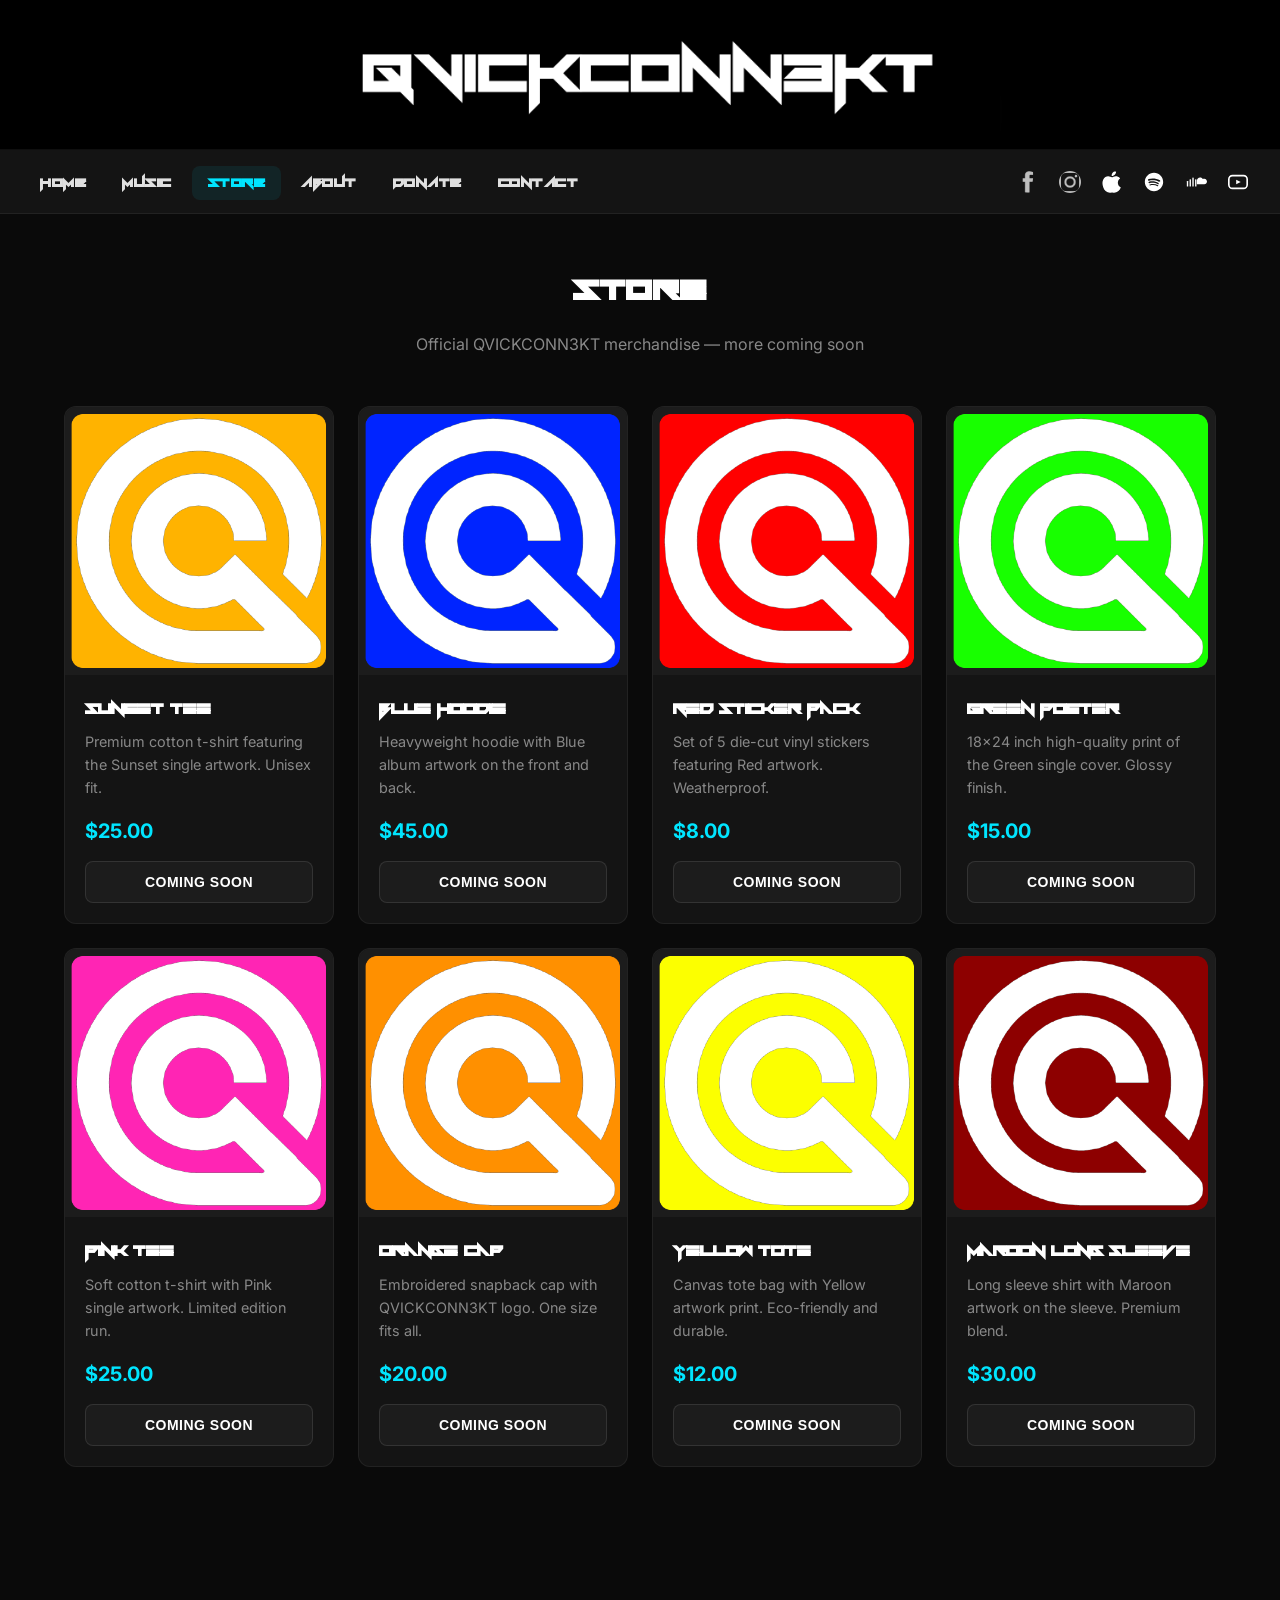
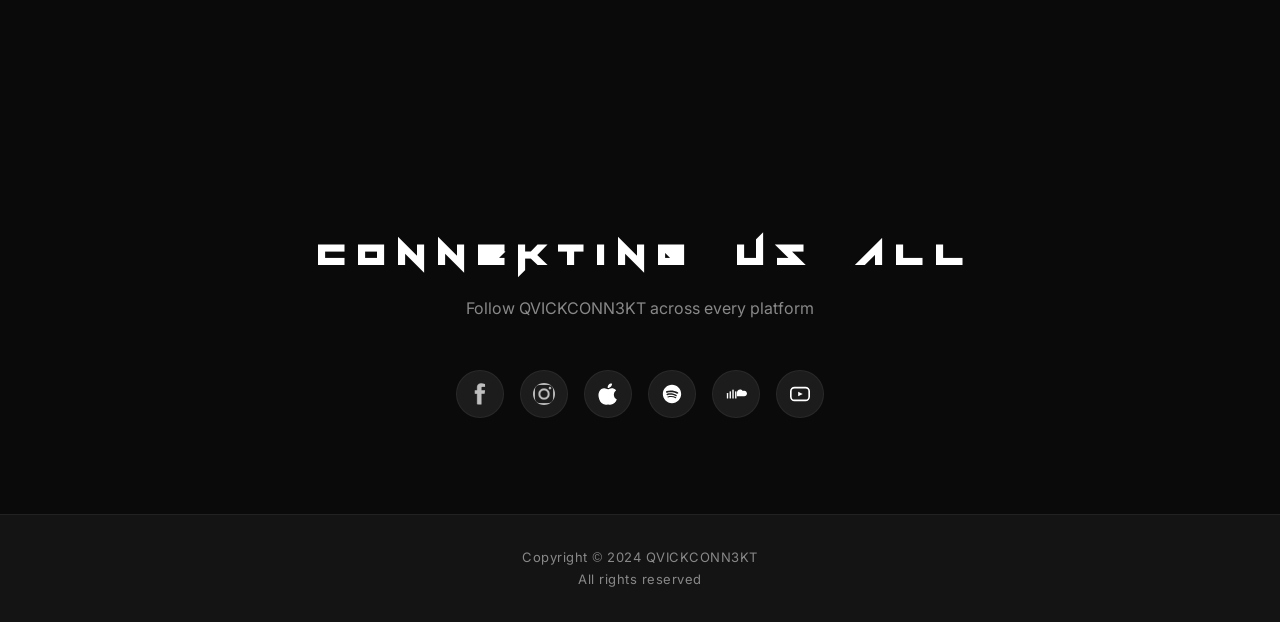
<file: products.html>
<!DOCTYPE html>
<html lang="en">
<head>
    <title>QVICKCONN3KT — Store</title>
    <meta charset="utf-8">
    <meta name="viewport" content="width=device-width, initial-scale=1.0" />
    <meta name="description" content="Shop QVICKCONN3KT merchandise — apparel, accessories, and exclusive collectibles." />
    <link rel="stylesheet" href="styles.css">
    <link rel="icon" href="assets/logos/white_qc_small.png" type="image/png">
    <link rel="preconnect" href="https://fonts.googleapis.com">
    <link href="https://fonts.googleapis.com/css2?family=Inter:wght@400;500;600;700&display=swap" rel="stylesheet">
</head>
<body>
    <div class="divtop">
        <a href="index.html"><img src="assets/logos/QUICKCONNEKT using font WHITE_banner.png" alt="QVICKCONN3KT" class="header-banner"></a>
    </div>

<nav class="navbar">
  <ul class="nav-left">
    <li><a href="index.html">Home</a></li>
    <li><a href="music.html">Music</a></li>
    <li><a href="products.html" class="active">Store</a></li>
    <li><a href="about.html">About</a></li>
    <li><a href="donate.html">Donate</a></li>
    <li><a href="contact.html">Contact</a></li>
  </ul>
  <ul class="nav-right">
    <li><a href="https://www.facebook.com/profile.php?id=61558457154444" target="_blank" rel="noopener"><img src="assets/icons/facebookIcon.png" alt="Facebook"></a></li>
    <li><a href="https://www.instagram.com/quickconnekt/?hl=en" target="_blank" rel="noopener"><img src="assets/icons/instagramIcon.png" alt="Instagram"></a></li>
    <li><a href="https://music.apple.com/us/artist/quickconnekt/1852442297" target="_blank" rel="noopener"><img src="assets/icons/apple.svg" alt="Apple Music"></a></li>
    <li><a href="https://open.spotify.com/artist/7BhhKYyqHJSTlQUpewbyjT" target="_blank" rel="noopener"><img src="assets/icons/spotify-icon.svg" alt="Spotify"></a></li>
    <li><a href="https://soundcloud.com/qvcif3r" target="_blank" rel="noopener"><img src="assets/icons/soundcloud-icon.svg" alt="Soundcloud"></a></li>
    <li><a href="https://youtube.com/" target="_blank" rel="noopener"><img src="assets/icons/youtube-icon.svg" alt="Youtube"></a></li>
  </ul>
</nav>

<main>
  <h2 class="section-title">Store</h2>
  <p class="section-subtitle">Official QVICKCONN3KT merchandise — more coming soon</p>

  <div class="products-grid">
    <div class="product-card">
      <img src="assets/products/Sunset.png" alt="Sunset T-Shirt" class="product-image">
      <div class="product-body">
        <h3>Sunset Tee</h3>
        <p class="product-desc">Premium cotton t-shirt featuring the Sunset single artwork. Unisex fit.</p>
        <p class="product-price">$25.00</p>
        <button class="product-btn">Coming Soon</button>
      </div>
    </div>

    <div class="product-card">
      <img src="assets/products/Blue.png" alt="Blue Hoodie" class="product-image">
      <div class="product-body">
        <h3>Blue Hoodie</h3>
        <p class="product-desc">Heavyweight hoodie with Blue album artwork on the front and back.</p>
        <p class="product-price">$45.00</p>
        <button class="product-btn">Coming Soon</button>
      </div>
    </div>

    <div class="product-card">
      <img src="assets/products/Red.png" alt="Red Vinyl Sticker" class="product-image">
      <div class="product-body">
        <h3>Red Sticker Pack</h3>
        <p class="product-desc">Set of 5 die-cut vinyl stickers featuring Red artwork. Weatherproof.</p>
        <p class="product-price">$8.00</p>
        <button class="product-btn">Coming Soon</button>
      </div>
    </div>

    <div class="product-card">
      <img src="assets/products/Green.png" alt="Green Poster" class="product-image">
      <div class="product-body">
        <h3>Green Poster</h3>
        <p class="product-desc">18x24 inch high-quality print of the Green single cover. Glossy finish.</p>
        <p class="product-price">$15.00</p>
        <button class="product-btn">Coming Soon</button>
      </div>
    </div>

    <div class="product-card">
      <img src="assets/products/Pink.png" alt="Pink T-Shirt" class="product-image">
      <div class="product-body">
        <h3>Pink Tee</h3>
        <p class="product-desc">Soft cotton t-shirt with Pink single artwork. Limited edition run.</p>
        <p class="product-price">$25.00</p>
        <button class="product-btn">Coming Soon</button>
      </div>
    </div>

    <div class="product-card">
      <img src="assets/products/Orange.png" alt="Orange Hat" class="product-image">
      <div class="product-body">
        <h3>Orange Cap</h3>
        <p class="product-desc">Embroidered snapback cap with QVICKCONN3KT logo. One size fits all.</p>
        <p class="product-price">$20.00</p>
        <button class="product-btn">Coming Soon</button>
      </div>
    </div>

    <div class="product-card">
      <img src="assets/products/Yellow.png" alt="Yellow Tote Bag" class="product-image">
      <div class="product-body">
        <h3>Yellow Tote</h3>
        <p class="product-desc">Canvas tote bag with Yellow artwork print. Eco-friendly and durable.</p>
        <p class="product-price">$12.00</p>
        <button class="product-btn">Coming Soon</button>
      </div>
    </div>

    <div class="product-card">
      <img src="assets/products/Maroon.png" alt="Maroon Long Sleeve" class="product-image">
      <div class="product-body">
        <h3>Maroon Long Sleeve</h3>
        <p class="product-desc">Long sleeve shirt with Maroon artwork on the sleeve. Premium blend.</p>
        <p class="product-price">$30.00</p>
        <button class="product-btn">Coming Soon</button>
      </div>
    </div>
  </div>

  <h2 class="section-title social-section-title large-gap">C O N N E K T I N G&nbsp;&nbsp;&nbsp;&nbsp;U S&nbsp;&nbsp;&nbsp;&nbsp;A L L</h2>
  <p class="section-subtitle">Follow QVICKCONN3KT across every platform</p>
  <div class="social-bar">
    <a href="https://www.facebook.com/profile.php?id=61558457154444" target="_blank" rel="noopener"><img src="assets/icons/facebookIcon.png" alt="Facebook"></a>
    <a href="https://www.instagram.com/quickconnekt/?hl=en" target="_blank" rel="noopener"><img src="assets/icons/instagramIcon.png" alt="Instagram"></a>
    <a href="https://music.apple.com/us/artist/quickconnekt/1852442297" target="_blank" rel="noopener"><img src="assets/icons/apple.svg" alt="Apple Music"></a>
    <a href="https://open.spotify.com/artist/7BhhKYyqHJSTlQUpewbyjT" target="_blank" rel="noopener"><img src="assets/icons/spotify-icon.svg" alt="Spotify"></a>
    <a href="https://soundcloud.com/qvcif3r" target="_blank" rel="noopener"><img src="assets/icons/soundcloud-icon.svg" alt="SoundCloud"></a>
    <a href="https://youtube.com/" target="_blank" rel="noopener"><img src="assets/icons/youtube-icon.svg" alt="YouTube"></a>
  </div>
</main>

<footer>
  <p>Copyright <span style="font-family: 'Calibri', sans-serif;">&copy;</span> 2024 QVICKCONN3KT<br>All rights reserved</p>
</footer>
</body>
</html>
</file>
<file: styles.css>
@font-face {
  font-family: 'QCfont';
  src: url('assets/fonts/FoughtknightRegular-Xz9d.ttf') format('truetype'),
       url('assets/fonts/FoughtKnight.woff') format('woff'),
       url('assets/fonts/FoughtKnight.woff2') format('woff2');
  font-weight: normal;
  font-style: normal;
}

/* ===== RESET & BASE ===== */
*, *::before, *::after { box-sizing: border-box; margin: 0; padding: 0; }

:root {
  --black: #0a0a0a;
  --black-soft: #141414;
  --charcoal: #1c1c1c;
  --gray-dark: #2a2a2a;
  --gray-mid: #888;
  --gray-light: #e0e0e0;
  --white: #ffffff;
  --accent: #00e5ff;
  --accent-dim: #00b8cc;
  --accent-glow: rgba(0, 229, 255, 0.15);
  --success: #2ecc71;
  --error: #e74c3c;
  --radius: 12px;
  --radius-sm: 8px;
  --transition: 0.3s cubic-bezier(0.4, 0, 0.2, 1);
  --shadow: 0 4px 24px rgba(0, 0, 0, 0.4);
  --shadow-hover: 0 8px 40px rgba(0, 0, 0, 0.6);
  --max-width: 1200px;
}

html { scroll-behavior: smooth; }

body {
  font-family: 'Inter', -apple-system, BlinkMacSystemFont, 'Segoe UI', Roboto, Helvetica, Arial, sans-serif;
  background-color: var(--black);
  color: var(--white);
  line-height: 1.6;
  min-height: 100vh;
  display: flex;
  flex-direction: column;
}

a { color: inherit; text-decoration: none; }
img { display: block; max-width: 100%; }

/* ===== HEADER ===== */
.divtop {
  background: #000;
  display: flex;
  justify-content: center;
  align-items: center;
  padding: 10px 20px;
  border-bottom: 1px solid rgba(255, 255, 255, 0.06);
}

.divtop a {
  display: flex;
  align-items: center;
  justify-content: center;
  width: 100%;
}

.divtop .header-banner {
  max-width: 900px;
  width: 100%;
  height: auto;
  display: block;
}

/* ===== NAVBAR ===== */
.navbar {
  display: flex;
  justify-content: space-between;
  align-items: center;
  background: var(--black-soft);
  padding: 0 24px;
  height: 64px;
  position: sticky;
  top: 0;
  z-index: 100;
  border-bottom: 1px solid rgba(255, 255, 255, 0.06);
}

.nav-left, .nav-right {
  display: flex;
  align-items: center;
  list-style: none;
  gap: 4px;
}

.nav-left li a {
  font-family: 'QCfont', 'Inter', sans-serif;
  color: var(--gray-light);
  font-size: 15px;
  font-weight: 600;
  padding: 8px 16px;
  text-transform: uppercase;
  letter-spacing: 0.5px;
  border-radius: var(--radius-sm);
  transition: color var(--transition), background var(--transition);
}

.nav-left li a:hover,
.nav-left li a.active {
  color: var(--accent);
  background: rgba(0, 229, 255, 0.08);
}

.nav-right { gap: 6px; }

.nav-right li a {
  display: flex;
  align-items: center;
  justify-content: center;
  width: 36px;
  height: 36px;
  border-radius: 50%;
  transition: background var(--transition), transform var(--transition);
}

.nav-right li a:hover {
  background: rgba(255, 255, 255, 0.08);
  transform: translateY(-2px);
}

.nav-right li a img {
  width: 22px;
  height: 22px;
  object-fit: contain;
  border-radius: 50%;
  transition: transform var(--transition);
}

.nav-right li a:hover img { transform: scale(1.1); }

/* ===== MAIN LAYOUT ===== */
main {
  flex: 1;
  width: 100%;
  max-width: var(--max-width);
  margin: 0 auto;
  padding: 48px 24px;
}

/* ===== HERO (HOME) ===== */
.hero {
  text-align: center;
  padding: 60px 20px 80px;
}

.hero-logo {
  width: 220px;
  height: auto;
  margin: 0 auto 32px;
  filter: drop-shadow(0 0 30px rgba(0, 229, 255, 0.45));
  animation: fadeInUp 0.8s ease;
}

.hero h1 {
  font-family: 'QCfont', 'Inter', sans-serif;
  font-size: clamp(2rem, 5vw, 3.5rem);
  font-weight: 700;
  letter-spacing: 2px;
  margin-bottom: 16px;
  background: linear-gradient(135deg, #fff 0%, var(--accent) 100%);
  -webkit-background-clip: text;
  -webkit-text-fill-color: transparent;
  background-clip: text;
  animation: fadeInUp 0.8s ease 0.1s both;
}

.hero p {
  font-size: clamp(1rem, 2vw, 1.25rem);
  color: var(--gray-mid);
  max-width: 600px;
  margin: 0 auto 36px;
  animation: fadeInUp 0.8s ease 0.2s both;
}

.hero-cta {
  display: inline-flex;
  gap: 16px;
  flex-wrap: wrap;
  justify-content: center;
  animation: fadeInUp 0.8s ease 0.3s both;
}

/* ===== BUTTONS ===== */
.btn {
  display: inline-flex;
  align-items: center;
  gap: 8px;
  padding: 14px 32px;
  border-radius: var(--radius-sm);
  font-size: 15px;
  font-weight: 600;
  text-transform: uppercase;
  letter-spacing: 0.5px;
  cursor: pointer;
  border: none;
  transition: all var(--transition);
}

.btn-primary {
  background: var(--accent);
  color: var(--black);
}

.btn-primary:hover {
  background: var(--accent-dim);
  transform: translateY(-2px);
  box-shadow: 0 4px 20px var(--accent-glow);
}

.btn-outline {
  background: transparent;
  color: var(--white);
  border: 2px solid rgba(255, 255, 255, 0.2);
}

.btn-outline:hover {
  border-color: var(--accent);
  color: var(--accent);
  transform: translateY(-2px);
}

/* ===== SECTION TITLES ===== */
.section-title {
  font-family: 'QCfont', 'Inter', sans-serif;
  font-size: clamp(1.5rem, 3vw, 2.25rem);
  font-weight: 700;
  text-align: center;
  margin-bottom: 12px;
  letter-spacing: 1px;
}

.social-section-title {
  margin-top: 120px;
}

.social-section-title.large-gap {
  margin-top: 360px;
}

.section-subtitle {
  text-align: center;
  color: var(--gray-mid);
  font-size: 1rem;
  margin-bottom: 48px;
}

/* ===== FEATURED RELEASE ===== */
.featured-release {
  display: grid;
  grid-template-columns: 1fr 1fr;
  gap: 48px;
  align-items: center;
  background: var(--black-soft);
  border-radius: var(--radius);
  padding: 48px;
  border: 1px solid rgba(255, 255, 255, 0.06);
  margin-bottom: 64px;
}

.featured-title {
  font-family: 'Bahnschrift Light', 'Bahnschrift', 'Inter', sans-serif;
  font-weight: 300;
}

.featured-cover {
  width: 100%;
  aspect-ratio: 1;
  border-radius: var(--radius);
  object-fit: cover;
  box-shadow: var(--shadow);
}

.featured-info h2 {
  font-family: 'QCfont', 'Inter', sans-serif;
  font-size: 2rem;
  margin-bottom: 8px;
}

.featured-info .label {
  display: inline-block;
  background: var(--accent);
  color: var(--black);
  font-size: 11px;
  font-weight: 700;
  text-transform: uppercase;
  letter-spacing: 1px;
  padding: 4px 12px;
  border-radius: 20px;
  margin-bottom: 16px;
}

.featured-info p {
  color: var(--gray-mid);
  margin-bottom: 28px;
  font-size: 1.05rem;
}

.platform-links {
  display: flex;
  flex-wrap: wrap;
  gap: 12px;
}

.platform-link {
  display: inline-flex;
  align-items: center;
  gap: 8px;
  padding: 10px 20px;
  background: var(--charcoal);
  border-radius: var(--radius-sm);
  font-size: 14px;
  font-weight: 500;
  transition: all var(--transition);
  border: 1px solid rgba(255, 255, 255, 0.06);
}

.platform-link:hover {
  background: var(--gray-dark);
  border-color: var(--accent);
  transform: translateY(-2px);
}

.platform-link img {
  width: 20px;
  height: 20px;
}

/* ===== ALBUM CAROUSEL ===== */
.album-carousel {
  display: flex;
  align-items: center;
  gap: 16px;
  margin-bottom: 64px;
}

.album-arrow {
  flex-shrink: 0;
  width: 48px;
  height: 48px;
  border-radius: 50%;
  background: var(--charcoal);
  border: 1px solid rgba(255, 255, 255, 0.1);
  color: var(--white);
  font-size: 18px;
  cursor: pointer;
  display: flex;
  align-items: center;
  justify-content: center;
  transition: all var(--transition);
}

.album-arrow:hover {
  background: var(--accent);
  color: var(--black);
  border-color: var(--accent);
  transform: scale(1.1);
}

.album-slides {
  flex: 1;
  position: relative;
  overflow: hidden;
  min-height: 0;
}

.album-slide {
  display: none !important;
  width: 100%;
}

.album-slide.active {
  display: block !important;
  animation: fadeIn 0.4s ease;
}

.album-slide .featured-release {
  margin-bottom: 0;
}

/* ===== MUSIC GRID ===== */
.music-grid {
  display: grid;
  grid-template-columns: repeat(4, 1fr);
  gap: 24px;
}

@media (max-width: 1024px) {
  .music-grid { grid-template-columns: repeat(3, 1fr); }
}

@media (max-width: 780px) {
  .music-grid { grid-template-columns: repeat(2, 1fr); }
}

.track-card {
  background: var(--black-soft);
  border-radius: var(--radius);
  overflow: hidden;
  border: 1px solid rgba(255, 255, 255, 0.06);
  transition: all var(--transition);
}

.track-card:hover {
  border-color: rgba(0, 229, 255, 0.3);
  transform: translateY(-4px);
  box-shadow: var(--shadow-hover);
}

.track-cover {
  width: 100%;
  aspect-ratio: 1;
  object-fit: cover;
  transition: transform var(--transition);
}

.track-card:hover .track-cover { transform: scale(1.03); }

.track-body { padding: 20px; }

.track-body h3 {
  font-family: 'QCfont', 'Inter', sans-serif;
  font-size: 1.25rem;
  margin-bottom: 4px;
}

.track-body .track-meta {
  color: var(--gray-mid);
  font-size: 0.9rem;
  margin-bottom: 16px;
}

.track-player {
  width: 100%;
  border-radius: var(--radius-sm);
  border: none;
  height: 152px;
}

.track-platforms {
  display: flex;
  gap: 10px;
  margin-top: 12px;
}

.track-platforms a {
  display: flex;
  align-items: center;
  justify-content: center;
  width: 36px;
  height: 36px;
  border-radius: 50%;
  background: var(--charcoal);
  transition: all var(--transition);
}

.track-platforms a:hover {
  background: var(--gray-dark);
  transform: translateY(-2px);
}

.track-platforms a img {
  width: 18px;
  height: 18px;
  transition: transform var(--transition);
}

.track-platforms a:hover img { transform: scale(1.15); }

/* ===== PRODUCTS GRID ===== */
.products-grid {
  display: grid;
  grid-template-columns: repeat(auto-fill, minmax(260px, 1fr));
  gap: 24px;
}

.product-card {
  background: var(--black-soft);
  border-radius: var(--radius);
  overflow: hidden;
  border: 1px solid rgba(255, 255, 255, 0.06);
  transition: all var(--transition);
  display: flex;
  flex-direction: column;
}

.product-card:hover {
  border-color: rgba(0, 229, 255, 0.3);
  transform: translateY(-4px);
  box-shadow: var(--shadow-hover);
}

.product-image {
  width: 100%;
  aspect-ratio: 1;
  object-fit: cover;
  background: var(--charcoal);
}

.product-body {
  padding: 20px;
  flex: 1;
  display: flex;
  flex-direction: column;
}

.product-body h3 {
  font-family: 'QCfont', 'Inter', sans-serif;
  font-size: 1.15rem;
  margin-bottom: 6px;
}

.product-body .product-desc {
  color: var(--gray-mid);
  font-size: 0.9rem;
  margin-bottom: 16px;
  flex: 1;
}

.product-price {
  font-size: 1.25rem;
  font-weight: 700;
  color: var(--accent);
  margin-bottom: 14px;
}

.product-btn {
  width: 100%;
  padding: 12px;
  background: var(--charcoal);
  color: var(--white);
  border: 1px solid rgba(255, 255, 255, 0.1);
  border-radius: var(--radius-sm);
  font-size: 14px;
  font-weight: 600;
  text-transform: uppercase;
  letter-spacing: 0.5px;
  cursor: pointer;
  transition: all var(--transition);
}

.product-btn:hover {
  background: var(--accent);
  color: var(--black);
  border-color: var(--accent);
}

/* ===== ABOUT PAGE ===== */
.about-content {
  max-width: 800px;
  margin: 0 auto;
}

.about-hero {
  text-align: center;
  margin-bottom: 48px;
}

.about-hero img {
  width: 180px;
  height: auto;
  margin: 0 auto 24px;
  filter: drop-shadow(0 0 20px var(--accent-glow));
}

.about-text {
  background: var(--black-soft);
  border-radius: var(--radius);
  padding: 40px;
  border: 1px solid rgba(255, 255, 255, 0.06);
}

.about-text h2 {
  font-family: 'QCfont', 'Inter', sans-serif;
  font-size: 1.75rem;
  margin-bottom: 16px;
  color: var(--accent);
}

.about-text p {
  color: var(--gray-light);
  margin-bottom: 20px;
  font-size: 1.05rem;
}

.about-stats {
  display: grid;
  grid-template-columns: repeat(auto-fit, minmax(150px, 1fr));
  gap: 24px;
  margin-top: 48px;
}

.stat-card {
  text-align: center;
  background: var(--black-soft);
  border-radius: var(--radius);
  padding: 32px 20px;
  border: 1px solid rgba(255, 255, 255, 0.06);
  transition: all var(--transition);
}

.stat-card:hover {
  border-color: rgba(0, 229, 255, 0.3);
  transform: translateY(-4px);
}

.stat-number {
  font-family: 'QCfont', 'Inter', sans-serif;
  font-size: 2.5rem;
  font-weight: 700;
  color: var(--accent);
  display: block;
}

.stat-label {
  color: var(--gray-mid);
  font-size: 0.85rem;
  text-transform: uppercase;
  letter-spacing: 1px;
  margin-top: 4px;
}

/* ===== CONTACT FORM ===== */
.contact-wrapper {
  max-width: 640px;
  margin: 0 auto;
}

.contact-form {
  background: var(--black-soft);
  border-radius: var(--radius);
  padding: 48px;
  border: 1px solid rgba(255, 255, 255, 0.06);
}

.form-group { margin-bottom: 24px; }

.form-group label {
  display: block;
  font-size: 14px;
  font-weight: 600;
  margin-bottom: 8px;
  color: var(--gray-light);
  text-transform: uppercase;
  letter-spacing: 0.5px;
}

.form-group input,
.form-group textarea {
  width: 100%;
  padding: 14px 16px;
  background: var(--charcoal);
  border: 1px solid rgba(255, 255, 255, 0.08);
  border-radius: var(--radius-sm);
  color: var(--white);
  font-size: 15px;
  font-family: inherit;
  transition: border-color var(--transition), box-shadow var(--transition);
}

.form-group input::placeholder,
.form-group textarea::placeholder { color: var(--gray-mid); }

.form-group input:focus,
.form-group textarea:focus {
  outline: none;
  border-color: var(--accent);
  box-shadow: 0 0 0 3px var(--accent-glow);
}

.form-group textarea {
  min-height: 140px;
  resize: vertical;
}

.form-status {
  padding: 14px 18px;
  border-radius: var(--radius-sm);
  font-size: 14px;
  margin-bottom: 20px;
  display: none;
}

.form-status.success {
  display: block;
  background: rgba(46, 204, 113, 0.12);
  border: 1px solid var(--success);
  color: var(--success);
}

.form-status.error {
  display: block;
  background: rgba(231, 76, 60, 0.12);
  border: 1px solid var(--error);
  color: var(--error);
}

.btn-submit {
  width: 100%;
  padding: 16px;
  font-size: 16px;
}

.btn-submit:disabled {
  opacity: 0.5;
  cursor: not-allowed;
}

.contact-info {
  text-align: center;
  margin-top: 32px;
  color: var(--gray-mid);
  font-size: 0.95rem;
}

.contact-info a { color: var(--accent); }
.contact-info a:hover { text-decoration: underline; }

/* ===== DONATE PAGE ===== */
.donate-wrapper {
  max-width: 640px;
  margin: 0 auto;
  text-align: center;
}

.donate-card {
  background: var(--black-soft);
  border-radius: var(--radius);
  padding: 48px;
  border: 1px solid rgba(255, 255, 255, 0.06);
}

.donate-card h3 {
  font-family: 'QCfont', 'Inter', sans-serif;
  font-size: 1.5rem;
  margin-bottom: 16px;
  color: var(--accent);
}

.donate-card p {
  color: var(--gray-light);
  margin-bottom: 32px;
  font-size: 1.05rem;
  line-height: 1.7;
}

.donate-amounts {
  display: flex;
  flex-wrap: wrap;
  justify-content: center;
  gap: 12px;
  margin-bottom: 32px;
}

.donate-amount {
  padding: 14px 28px;
  background: var(--charcoal);
  border: 1px solid rgba(255, 255, 255, 0.1);
  border-radius: var(--radius-sm);
  color: var(--white);
  font-size: 16px;
  font-weight: 600;
  cursor: pointer;
  transition: all var(--transition);
}

.donate-amount:hover,
.donate-amount.selected {
  background: var(--accent);
  color: var(--black);
  border-color: var(--accent);
  transform: translateY(-2px);
}

.donate-btn {
  display: inline-flex;
  align-items: center;
  gap: 10px;
  padding: 16px 48px;
  background: var(--accent);
  color: var(--black);
  border: none;
  border-radius: var(--radius-sm);
  font-size: 16px;
  font-weight: 700;
  text-transform: uppercase;
  letter-spacing: 1px;
  cursor: pointer;
  transition: all var(--transition);
}

.donate-btn:hover {
  background: var(--accent-dim);
  transform: translateY(-2px);
  box-shadow: 0 4px 20px var(--accent-glow);
}

.donate-note {
  margin-top: 24px;
  color: var(--gray-mid);
  font-size: 0.9rem;
}

/* ===== SOCIAL BAR ===== */
.social-bar {
  display: flex;
  justify-content: center;
  gap: 16px;
  margin: 48px 0;
  flex-wrap: wrap;
}

.social-bar a {
  display: flex;
  align-items: center;
  justify-content: center;
  width: 48px;
  height: 48px;
  border-radius: 50%;
  background: var(--charcoal);
  border: 1px solid rgba(255, 255, 255, 0.06);
  transition: all var(--transition);
}

.social-bar a:hover {
  background: var(--gray-dark);
  transform: translateY(-3px);
  box-shadow: 0 4px 16px rgba(0, 0, 0, 0.4);
}

.social-bar a img {
  width: 22px;
  height: 22px;
  object-fit: contain;
  border-radius: 50%;
  transition: transform var(--transition);
}

.social-bar a:hover img { transform: scale(1.15); }

/* ===== FOOTER ===== */
footer {
  background: var(--black-soft);
  border-top: 1px solid rgba(255, 255, 255, 0.06);
  padding: 32px 20px;
  text-align: center;
}

footer p {
  font-family: 'Calibri', 'Inter', sans-serif;
  color: var(--gray-mid);
  font-size: 13px;
  letter-spacing: 0.5px;
}

/* ===== ANIMATIONS ===== */
@keyframes fadeInUp {
  from { opacity: 0; transform: translateY(30px); }
  to { opacity: 1; transform: translateY(0); }
}

@keyframes fadeIn {
  from { opacity: 0; }
  to { opacity: 1; }
}

.fade-in { animation: fadeIn 0.6s ease; }

/* ===== RESPONSIVE ===== */
@media (max-width: 768px) {
  .divtop .header-banner { max-width: 100%; }

  .navbar { padding: 0 10px; height: 52px; }
  .nav-left { gap: 0; flex-wrap: nowrap; overflow: hidden; }
  .nav-left li a { font-size: 10px; padding: 5px 7px; letter-spacing: 0; white-space: nowrap; }
  .nav-right li a { width: 28px; height: 28px; }
  .nav-right li a img { width: 16px; height: 16px; }

  main { padding: 32px 16px; }

  .hero { padding: 40px 16px 60px; }
  .hero-logo { width: 150px; }

  .featured-release {
    grid-template-columns: 1fr;
    padding: 24px;
    gap: 24px;
  }

  .featured-cover { max-width: 300px; margin: 0 auto; }

  .album-arrow { width: 36px; height: 36px; font-size: 14px; }
  .album-carousel { gap: 8px; }

  .music-grid { grid-template-columns: 1fr !important; }

  .contact-form { padding: 28px 20px; }

  .about-text { padding: 24px; }

  .social-bar { gap: 10px; }
  .social-bar a { width: 42px; height: 42px; }
}

@media (max-width: 480px) {
  .nav-left { gap: 0; }
  .nav-left li a { font-size: 9px; padding: 4px 5px; letter-spacing: 0; white-space: nowrap; }
  .nav-right { gap: 1px; }
  .nav-right li a { width: 24px; height: 24px; }
  .nav-right li a img { width: 14px; height: 14px; }

  .hero h1 { font-size: 1.75rem; }
  .hero-cta { flex-direction: column; }
  .hero-cta .btn { width: 100%; justify-content: center; }

  .platform-links { flex-direction: column; }
  .platform-link { justify-content: center; }

  .about-stats { grid-template-columns: 1fr 1fr; }
  .stat-number { font-size: 1.75rem; }
}
</file>
